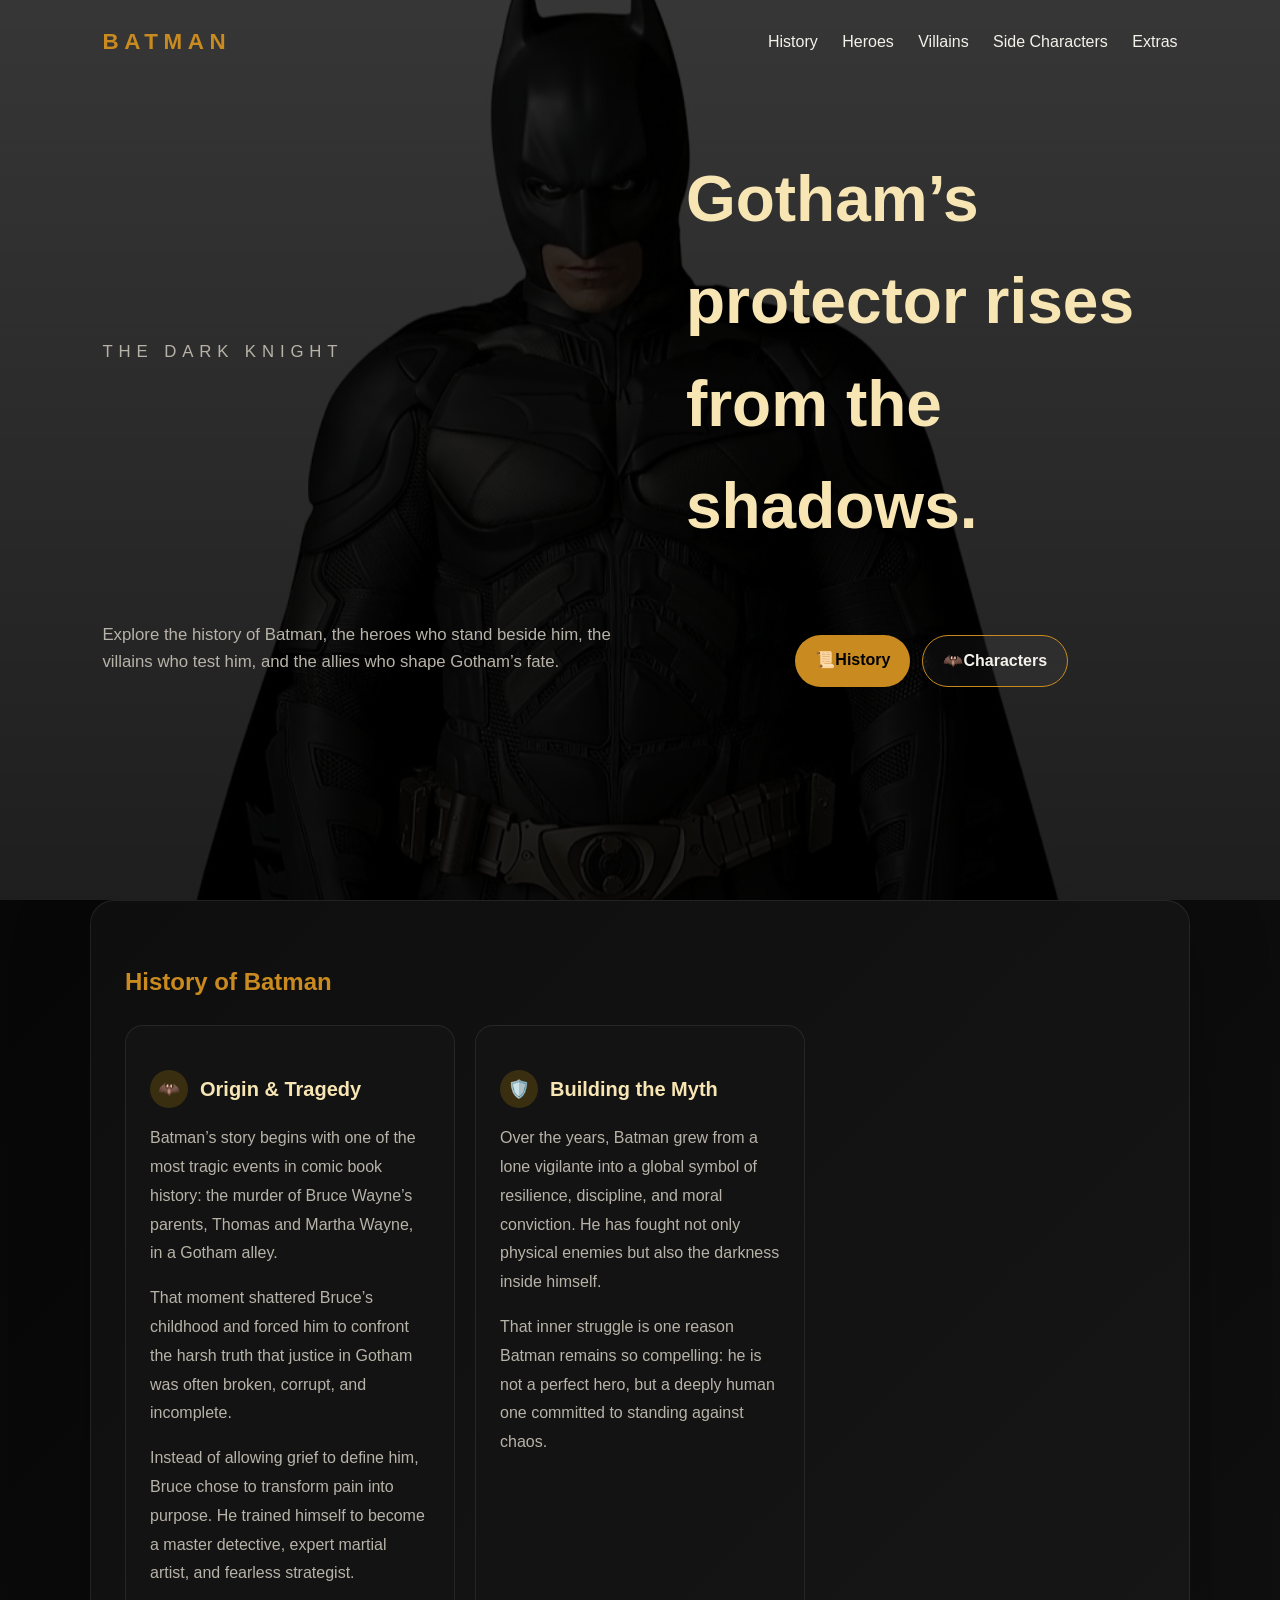
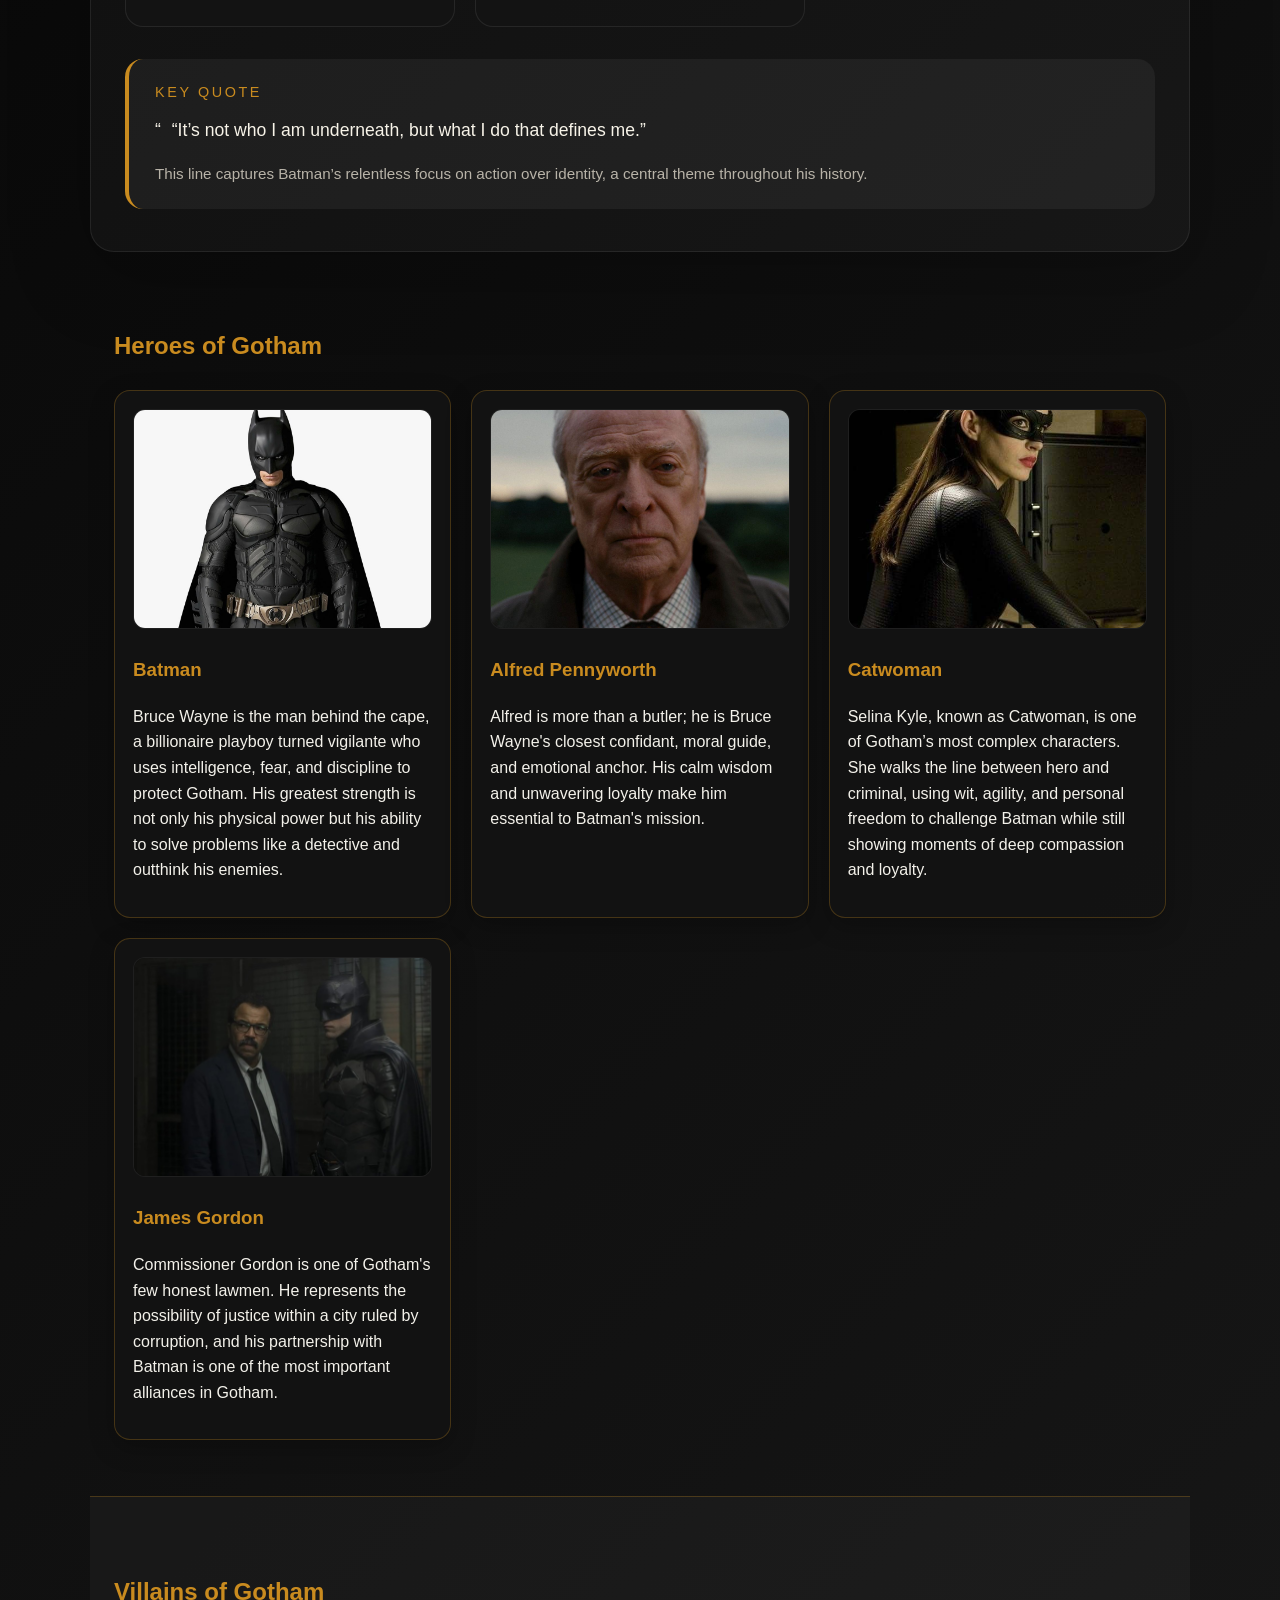
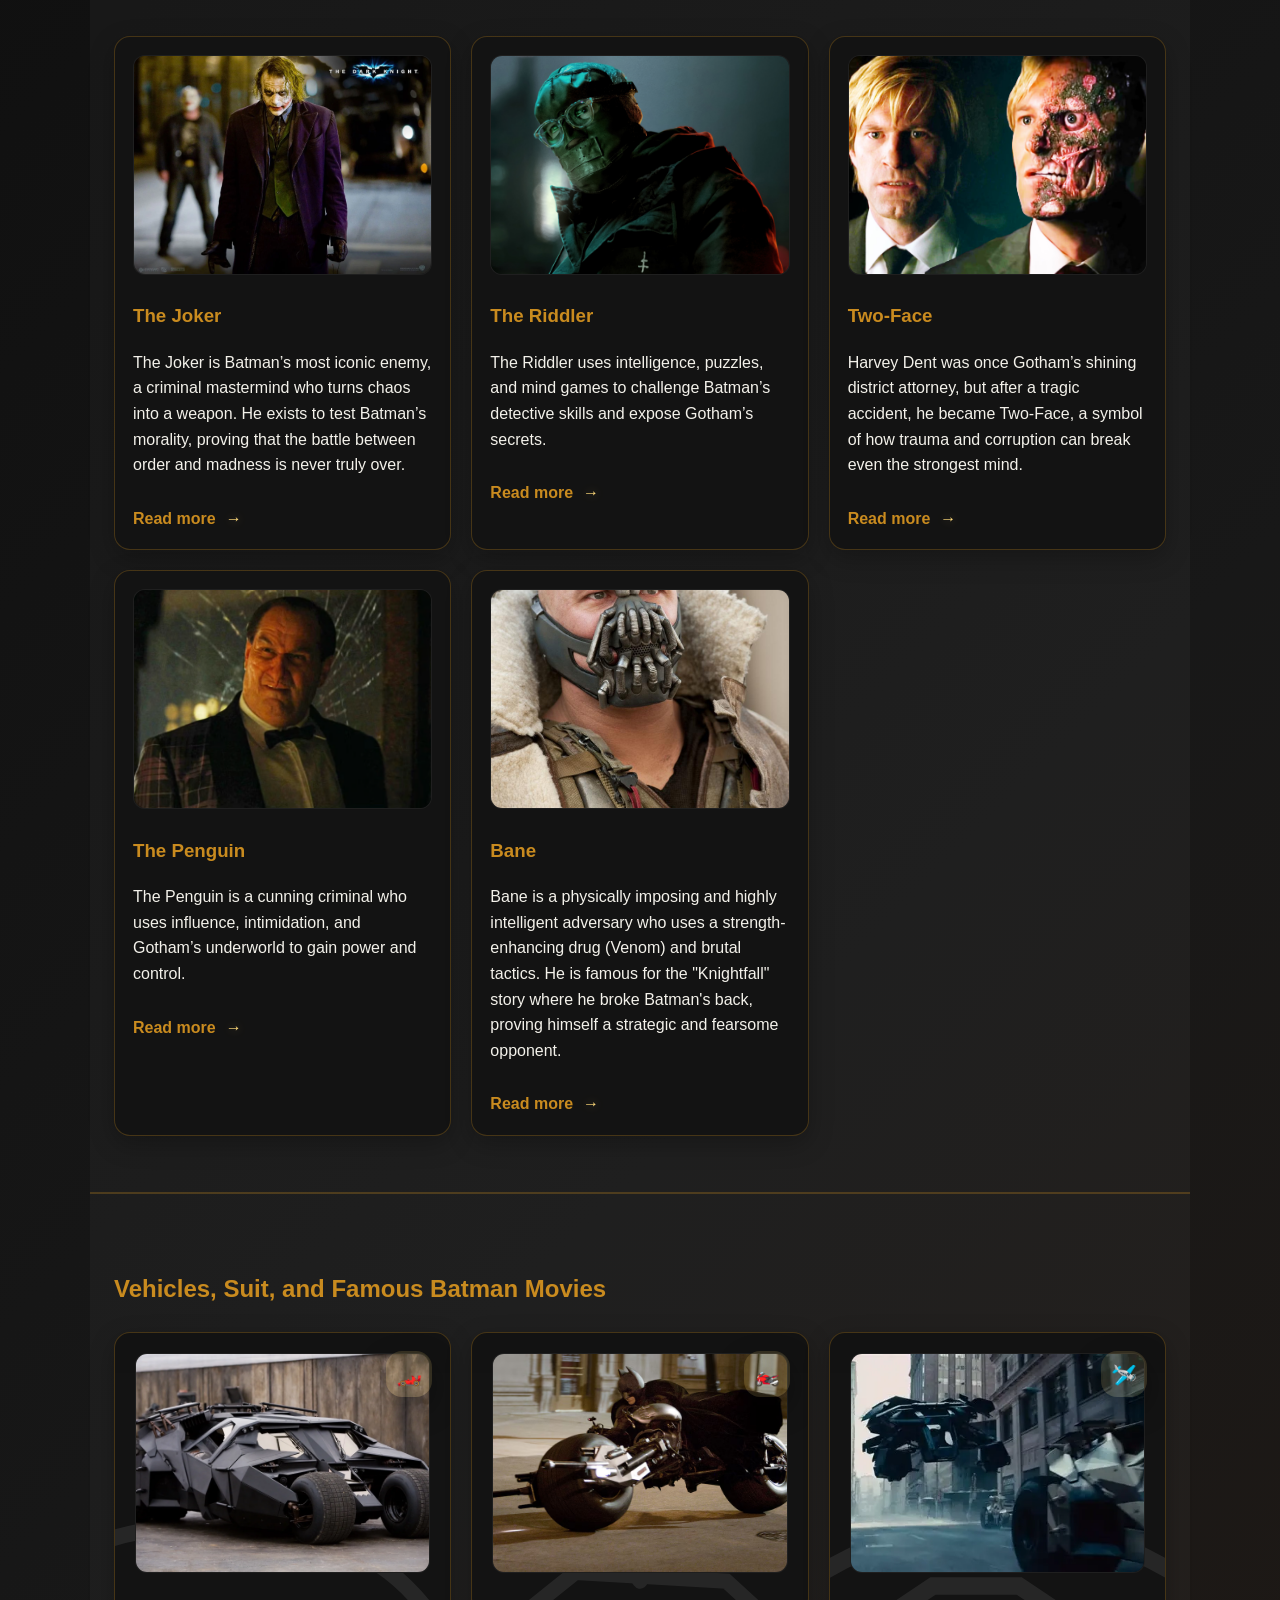
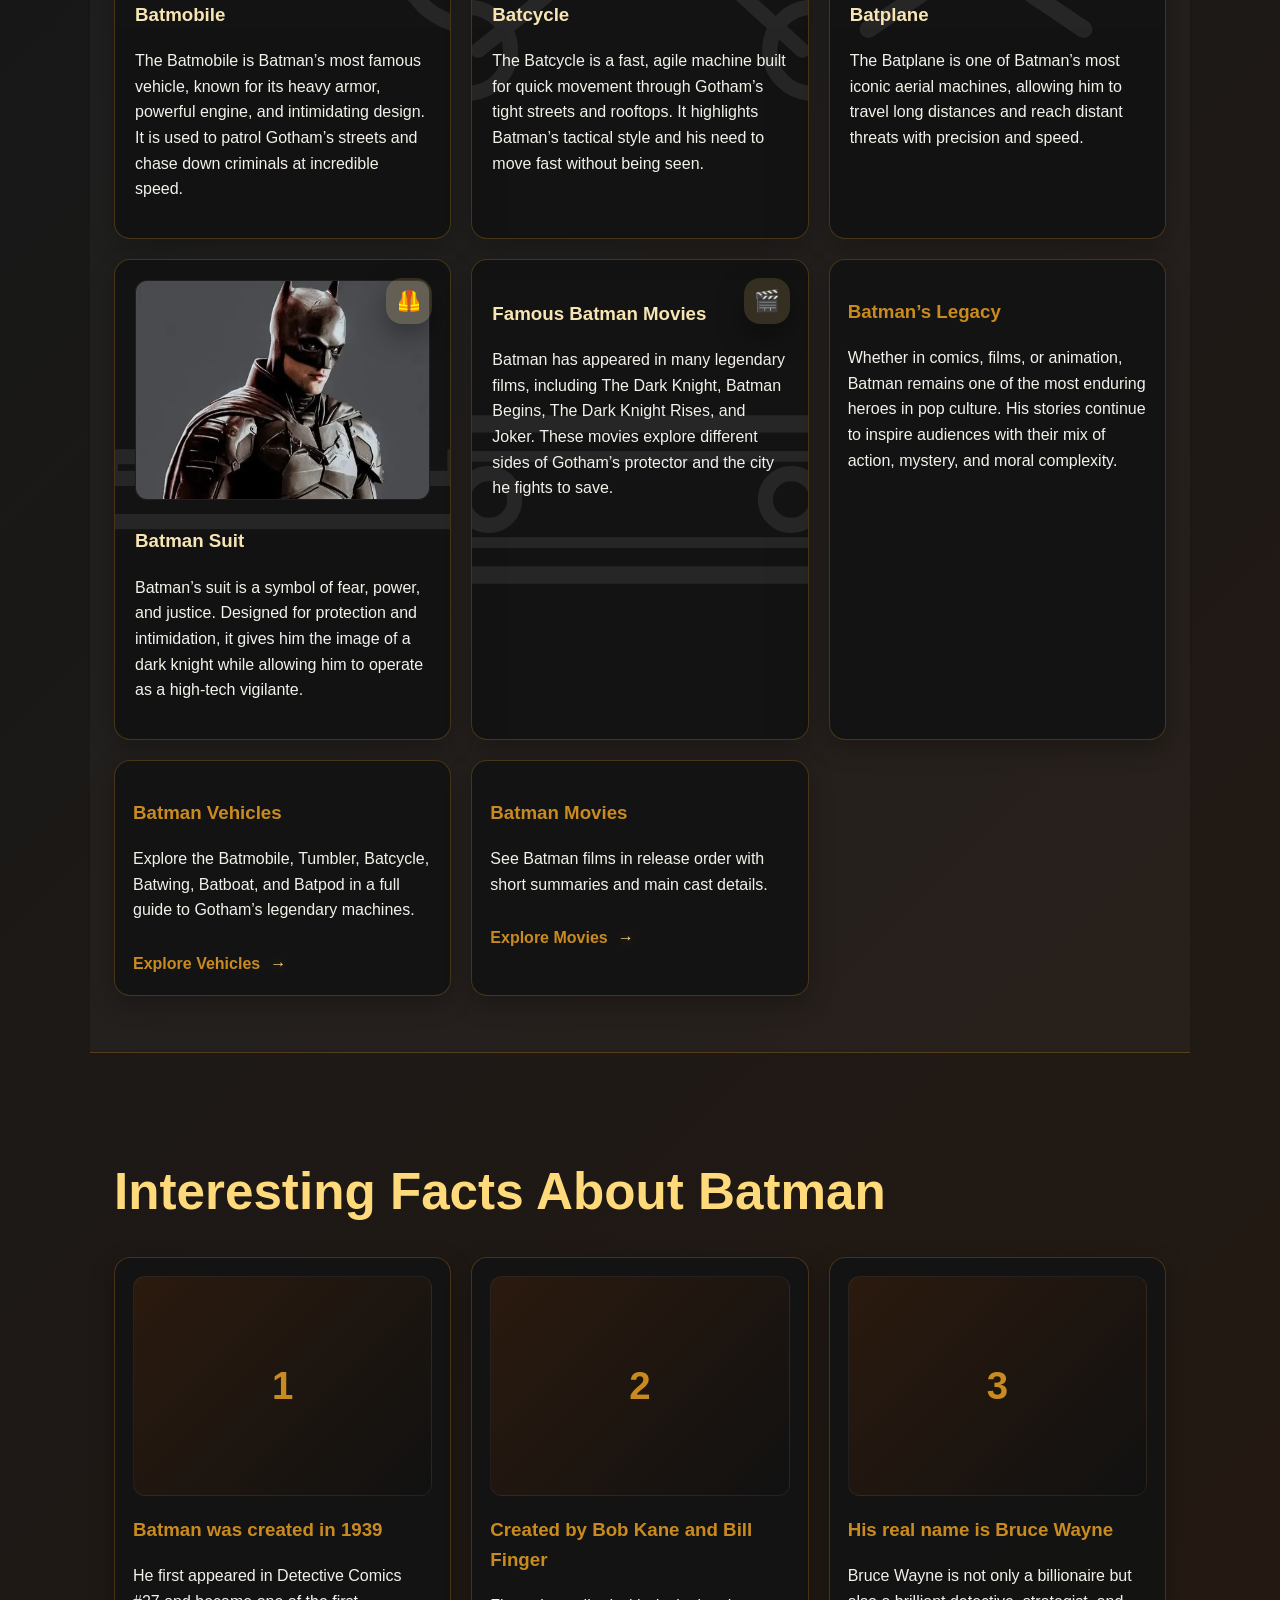
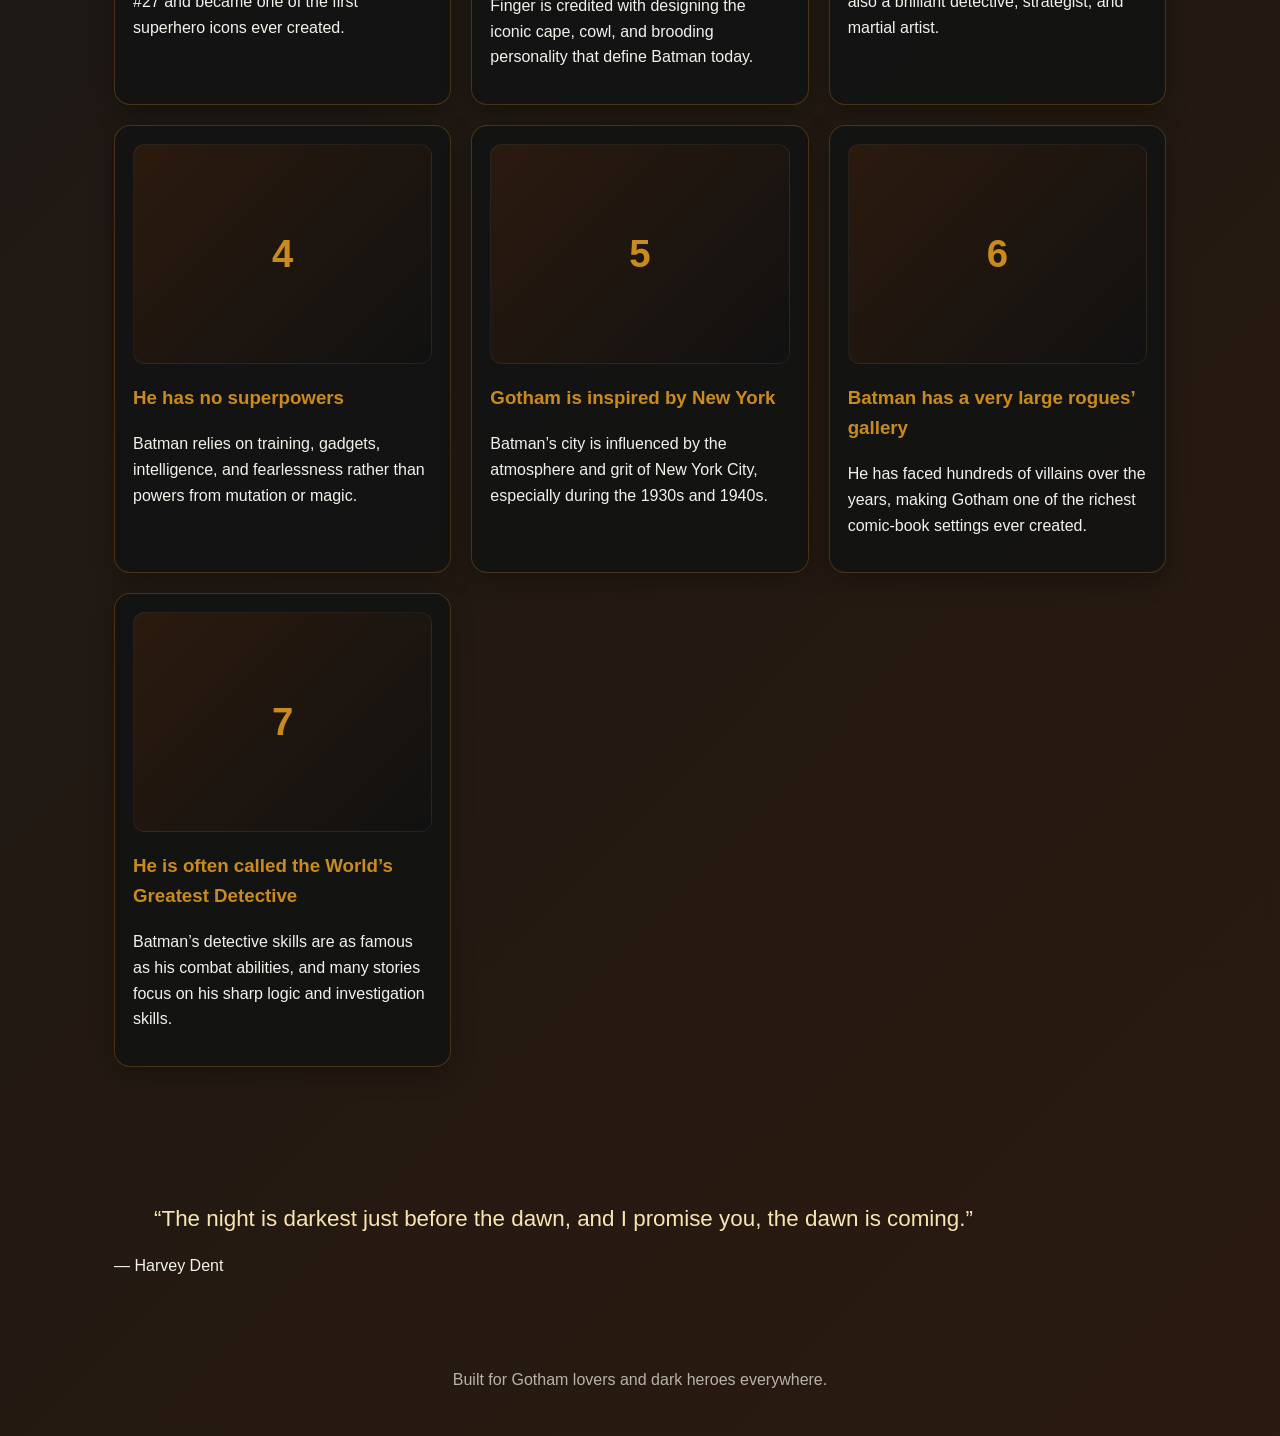
<file: index.html>
<!DOCTYPE html>
<html lang="en">
  <head>
    <meta charset="UTF-8" />
    <meta name="viewport" content="width=device-width, initial-scale=1.0" />
    <title>Batman | Gotham Legends</title>
    <meta
      name="description"
      content="A dark Batman-themed website featuring Gotham history, heroes, villains, and supporting characters."
    />
    <link rel="stylesheet" href="styles.css" />
  </head>
  <body>
    <header class="hero">
      <nav class="nav">
        <div class="brand">BATMAN</div>
        <div class="nav-links">
          <a href="#history">History</a>
          <a href="#heroes">Heroes</a>
          <a href="#villains">Villains</a>
          <a href="#side">Side Characters</a>
          <a href="#extras">Extras</a>
        </div>
      </nav>

      <div class="hero-content">
        <p class="eyebrow">The Dark Knight</p>
        <h1>Gotham’s protector rises from the shadows.</h1>
        <p>
          Explore the history of Batman, the heroes who stand beside him, the
          villains who test him, and the allies who shape Gotham’s fate.
        </p>
        <div class="hero-actions">
          <a class="button primary history-btn" href="#history">History</a>
          <a class="button secondary characters-btn" href="#heroes">Characters</a>
        </div>
      </div>
    </header>

    <main>
      <section id="history" class="section history-section">
        <h2>History of Batman</h2>

        <div class="history-grid">
          <article class="history-card">
            <h3><span class="history-icon">🦇</span> Origin & Tragedy</h3>
            <p>
              Batman’s story begins with one of the most tragic events in comic book history: the murder of Bruce Wayne’s parents, Thomas and Martha Wayne, in a Gotham alley.
            </p>
            <p>
              That moment shattered Bruce’s childhood and forced him to confront the harsh truth that justice in Gotham was often broken, corrupt, and incomplete.
            </p>
            <p>
              Instead of allowing grief to define him, Bruce chose to transform pain into purpose. He trained himself to become a master detective, expert martial artist, and fearless strategist.
            </p>
          </article>

          <article class="history-card">
            <h3><span class="history-icon">🛡️</span> Building the Myth</h3>
            <p>
              Over the years, Batman grew from a lone vigilante into a global symbol of resilience, discipline, and moral conviction. He has fought not only physical enemies but also the darkness inside himself.
            </p>
            <p>
              That inner struggle is one reason Batman remains so compelling: he is not a perfect hero, but a deeply human one committed to standing against chaos.
            </p>
          </article>

        </div>

        <aside class="history-callout">
          <p class="callout-title">Key Quote</p>
          <blockquote>
            “It’s not who I am underneath, but what I do that defines me.”
          </blockquote>
          <p class="callout-note">This line captures Batman’s relentless focus on action over identity, a central theme throughout his history.</p>
        </aside>
      </section>

      <section id="heroes" class="section">
        <h2>Heroes of Gotham</h2>
        <div class="character-grid">
          <article class="character-card">
            <img src="images/batman.jpg" alt="Batman" />
            <h3>Batman</h3>
            <p>Bruce Wayne is the man behind the cape, a billionaire playboy turned vigilante who uses intelligence, fear, and discipline to protect Gotham. His greatest strength is not only his physical power but his ability to solve problems like a detective and outthink his enemies.</p>
          </article>
          <article class="character-card">
            <img src="images/alfred.jpg" alt="Alfred Pennyworth" />
            <h3>Alfred Pennyworth</h3>
            <p>Alfred is more than a butler; he is Bruce Wayne's closest confidant, moral guide, and emotional anchor. His calm wisdom and unwavering loyalty make him essential to Batman's mission.</p>
          </article>
          <article class="character-card">
            <img src="images/catwoman.jpg" alt="Catwoman" />
            <h3>Catwoman</h3>
            <p>Selina Kyle, known as Catwoman, is one of Gotham’s most complex characters. She walks the line between hero and criminal, using wit, agility, and personal freedom to challenge Batman while still showing moments of deep compassion and loyalty.</p>
          </article>
          <article class="character-card">
            <img src="images/friend.jpg" alt="James Gordon" />
            <h3>James Gordon</h3>
            <p>Commissioner Gordon is one of Gotham's few honest lawmen. He represents the possibility of justice within a city ruled by corruption, and his partnership with Batman is one of the most important alliances in Gotham.</p>
          </article>
        </div>
      </section>

      <section id="villains" class="section alt-section">
        <h2>Villains of Gotham</h2>
        <div class="character-grid">
          <article class="character-card">
            <img src="images/joker.jpg" alt="The Joker" />
            <h3>The Joker</h3>
            <p>The Joker is Batman’s most iconic enemy, a criminal mastermind who turns chaos into a weapon. He exists to test Batman’s morality, proving that the battle between order and madness is never truly over.</p>
            <a class="page-link" href="villains/joker.html">Read more</a>
          </article>
          <article class="character-card">
            <img src="images/riddler.jpg" alt="The Riddler" />
            <h3>The Riddler</h3>
            <p>The Riddler uses intelligence, puzzles, and mind games to challenge Batman’s detective skills and expose Gotham’s secrets.</p>
            <a class="page-link" href="villains/riddler.html">Read more</a>
          </article>
          <article class="character-card">
            <img src="images/two-face.jpg" alt="Two-Face" />
            <h3>Two-Face</h3>
            <p>Harvey Dent was once Gotham’s shining district attorney, but after a tragic accident, he became Two-Face, a symbol of how trauma and corruption can break even the strongest mind.</p>
            <a class="page-link" href="villains/two-face.html">Read more</a>
          </article>
          <article class="character-card">
            <img src="images/penguin.jpg" alt="The Penguin" />
            <h3>The Penguin</h3>
            <p>The Penguin is a cunning criminal who uses influence, intimidation, and Gotham’s underworld to gain power and control.</p>
            <a class="page-link" href="villains/penguin.html">Read more</a>
          </article>
          <article class="character-card">
            <img src="images/bane.jpg" alt="Bane" />
            <h3>Bane</h3>
            <p>Bane is a physically imposing and highly intelligent adversary who uses a strength-enhancing drug (Venom) and brutal tactics. He is famous for the "Knightfall" story where he broke Batman's back, proving himself a strategic and fearsome opponent.</p>
            <a class="page-link" href="villains/bane.html">Read more</a>
          </article>
        </div>
      </section>


      <section id="extras" class="section alt-section">
        <h2>Vehicles, Suit, and Famous Batman Movies</h2>
        <div class="character-grid">
          <article class="character-card vehicle-card batmobile-card">
            <div class="card-icon" aria-hidden="true">🏎️</div>
            <img src="images/batmobile.jpg" alt="Batmobile" />
            <h3>Batmobile</h3>
            <p>The Batmobile is Batman’s most famous vehicle, known for its heavy armor, powerful engine, and intimidating design. It is used to patrol Gotham’s streets and chase down criminals at incredible speed.</p>
          </article>
          <article class="character-card vehicle-card batcycle-card">
            <div class="card-icon" aria-hidden="true">🏍️</div>
            <img src="images/batcycle.jpg" alt="Batcycle" />
            <h3>Batcycle</h3>
            <p>The Batcycle is a fast, agile machine built for quick movement through Gotham’s tight streets and rooftops. It highlights Batman’s tactical style and his need to move fast without being seen.</p>
          </article>
          <article class="character-card vehicle-card batplane-card">
            <div class="card-icon" aria-hidden="true">🛩️</div>
            <img src="images/batplane.jpg" alt="Batplane" />
            <h3>Batplane</h3>
            <p>The Batplane is one of Batman’s most iconic aerial machines, allowing him to travel long distances and reach distant threats with precision and speed.</p>
          </article>
          <article class="character-card vehicle-card suit-card">
            <div class="card-icon" aria-hidden="true">🦺</div>
            <img src="images/batman-suite.jpg" alt="Batman suit" />
            <h3>Batman Suit</h3>
            <p>Batman’s suit is a symbol of fear, power, and justice. Designed for protection and intimidation, it gives him the image of a dark knight while allowing him to operate as a high-tech vigilante.</p>
          </article>
          <article class="character-card vehicle-card movies-card">
            <div class="card-icon" aria-hidden="true">🎬</div>
            <h3>Famous Batman Movies</h3>
            <p>Batman has appeared in many legendary films, including The Dark Knight, Batman Begins, The Dark Knight Rises, and Joker. These movies explore different sides of Gotham’s protector and the city he fights to save.</p>
          </article>
          <article class="character-card">
            <h3>Batman’s Legacy</h3>
            <p>Whether in comics, films, or animation, Batman remains one of the most enduring heroes in pop culture. His stories continue to inspire audiences with their mix of action, mystery, and moral complexity.</p>
          </article>
          <article class="character-card">
            <h3>Batman Vehicles</h3>
            <p>Explore the Batmobile, Tumbler, Batcycle, Batwing, Batboat, and Batpod in a full guide to Gotham’s legendary machines.</p>
            <a class="page-link" href="vehicles/index.html">Explore Vehicles</a>
          </article>
          <article class="character-card">
            <h3>Batman Movies</h3>
            <p>See Batman films in release order with short summaries and main cast details.</p>
            <a class="page-link" href="movies.html">Explore Movies</a>
          </article>
        </div>
      </section>

      <section class="section facts-section">
        <h2>Interesting Facts About Batman</h2>
        <div class="character-grid">
          <article class="character-card">
            <div class="villain-icon">1</div>
            <h3>Batman was created in 1939</h3>
            <p>He first appeared in Detective Comics #27 and became one of the first superhero icons ever created.</p>
          </article>
          <article class="character-card">
            <div class="villain-icon">2</div>
            <h3>Created by Bob Kane and Bill Finger</h3>
            <p>Finger is credited with designing the iconic cape, cowl, and brooding personality that define Batman today.</p>
          </article>
          <article class="character-card">
            <div class="villain-icon">3</div>
            <h3>His real name is Bruce Wayne</h3>
            <p>Bruce Wayne is not only a billionaire but also a brilliant detective, strategist, and martial artist.</p>
          </article>
          <article class="character-card">
            <div class="villain-icon">4</div>
            <h3>He has no superpowers</h3>
            <p>Batman relies on training, gadgets, intelligence, and fearlessness rather than powers from mutation or magic.</p>
          </article>
          <article class="character-card">
            <div class="villain-icon">5</div>
            <h3>Gotham is inspired by New York</h3>
            <p>Batman’s city is influenced by the atmosphere and grit of New York City, especially during the 1930s and 1940s.</p>
          </article>
          <article class="character-card">
            <div class="villain-icon">6</div>
            <h3>Batman has a very large rogues’ gallery</h3>
            <p>He has faced hundreds of villains over the years, making Gotham one of the richest comic-book settings ever created.</p>
          </article>
          <article class="character-card">
            <div class="villain-icon">7</div>
            <h3>He is often called the World’s Greatest Detective</h3>
            <p>Batman’s detective skills are as famous as his combat abilities, and many stories focus on his sharp logic and investigation skills.</p>
          </article>
        </div>
      </section>

      <section class="quote-section">
        <blockquote>
          “The night is darkest just before the dawn, and I promise you, the dawn is coming.”
        </blockquote>
        <p>— Harvey Dent</p>
      </section>
    </main>

    <footer>
      <p>Built for Gotham lovers and dark heroes everywhere.</p>
    </footer>
  </body>
</html>
</file>
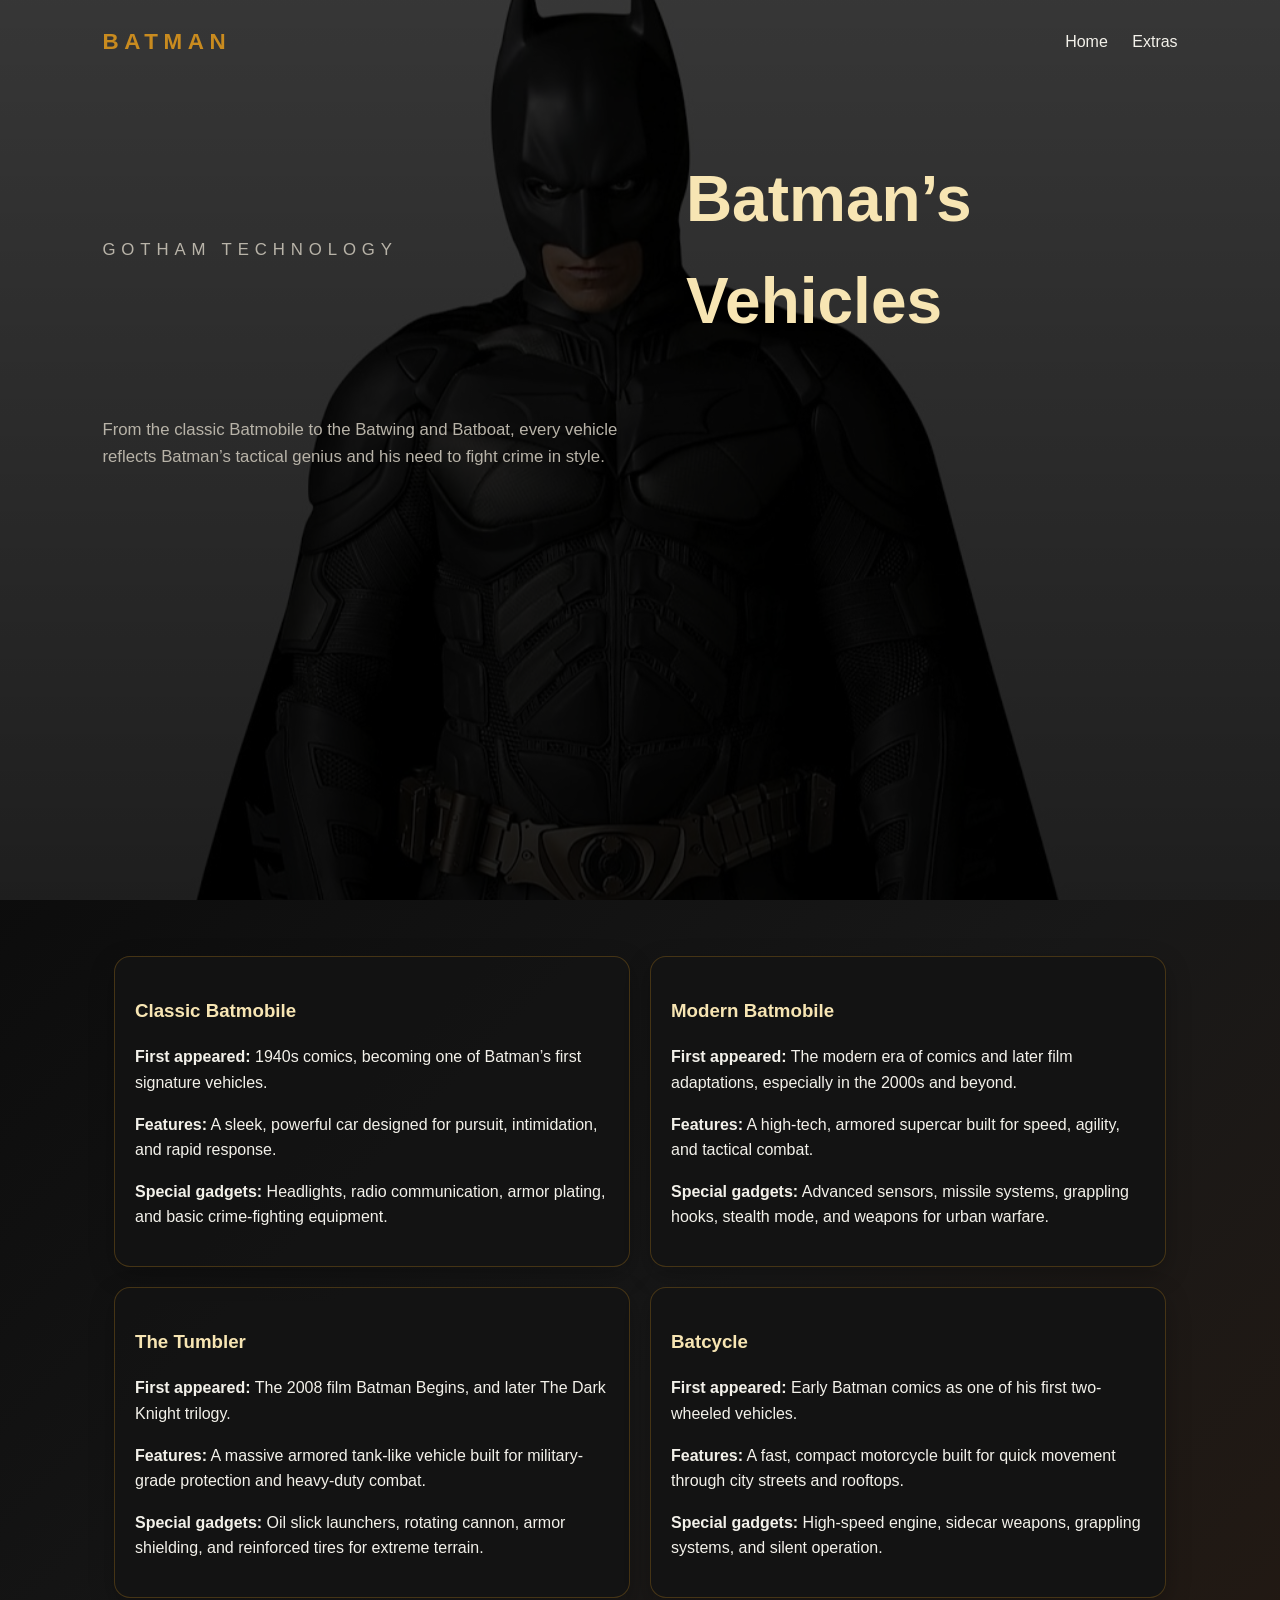
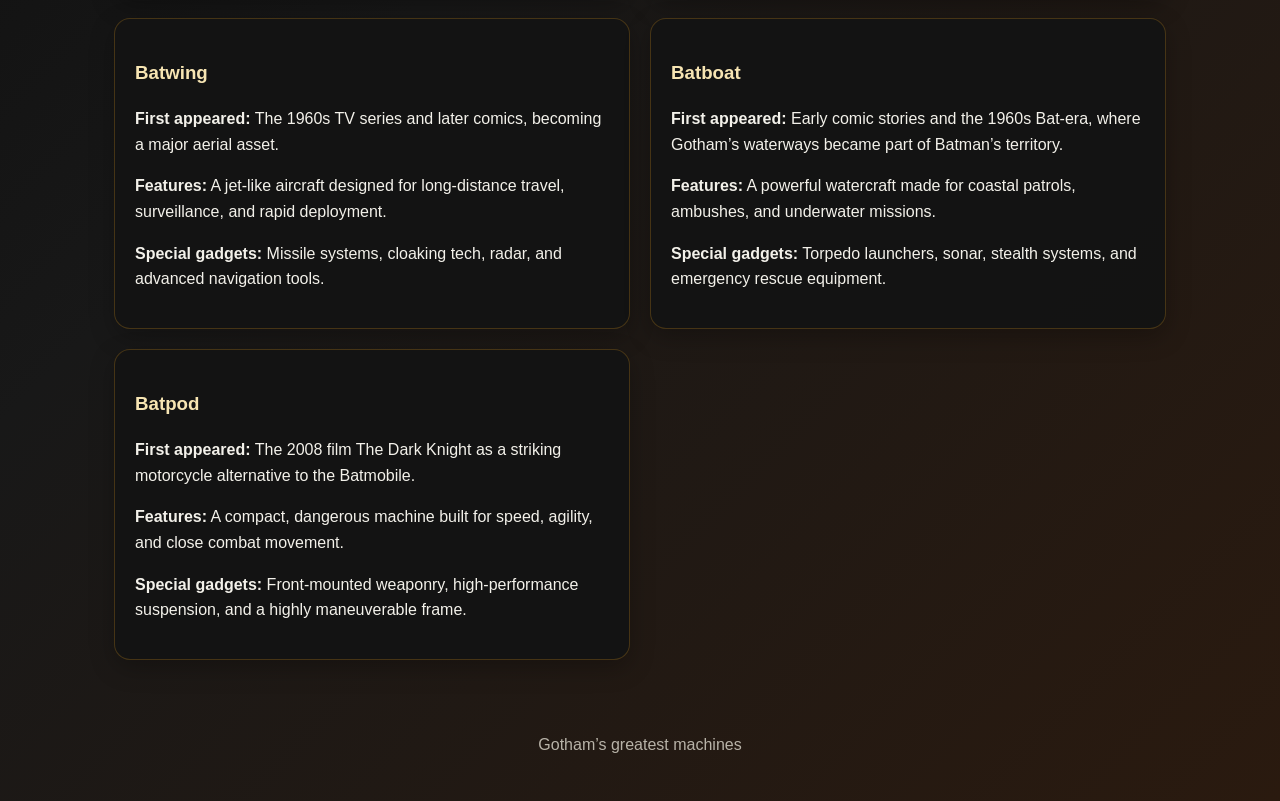
<file: vehicles/index.html>
<!DOCTYPE html>
<html lang="en">
  <head>
    <meta charset="UTF-8" />
    <meta name="viewport" content="width=device-width, initial-scale=1.0" />
    <title>Batman Vehicles | Gotham Legacy</title>
    <link rel="stylesheet" href="../styles.css" />
  </head>
  <body>
    <header class="hero small-hero">
      <nav class="nav">
        <div class="brand">BATMAN</div>
        <div class="nav-links">
          <a href="../index.html">Home</a>
          <a href="../index.html#extras">Extras</a>
        </div>
      </nav>
      <div class="hero-content">
        <p class="eyebrow">Gotham Technology</p>
        <h1>Batman’s Vehicles</h1>
        <p>From the classic Batmobile to the Batwing and Batboat, every vehicle reflects Batman’s tactical genius and his need to fight crime in style.</p>
      </div>
    </header>

    <main class="page-content">
      <section class="section">
        <div class="vehicle-list">
          <article class="vehicle-card">
            <h3>Classic Batmobile</h3>
            <p><strong>First appeared:</strong> 1940s comics, becoming one of Batman’s first signature vehicles.</p>
            <p><strong>Features:</strong> A sleek, powerful car designed for pursuit, intimidation, and rapid response.</p>
            <p><strong>Special gadgets:</strong> Headlights, radio communication, armor plating, and basic crime-fighting equipment.</p>
          </article>

          <article class="vehicle-card">
            <h3>Modern Batmobile</h3>
            <p><strong>First appeared:</strong> The modern era of comics and later film adaptations, especially in the 2000s and beyond.</p>
            <p><strong>Features:</strong> A high-tech, armored supercar built for speed, agility, and tactical combat.</p>
            <p><strong>Special gadgets:</strong> Advanced sensors, missile systems, grappling hooks, stealth mode, and weapons for urban warfare.</p>
          </article>

          <article class="vehicle-card">
            <h3>The Tumbler</h3>
            <p><strong>First appeared:</strong> The 2008 film Batman Begins, and later The Dark Knight trilogy.</p>
            <p><strong>Features:</strong> A massive armored tank-like vehicle built for military-grade protection and heavy-duty combat.</p>
            <p><strong>Special gadgets:</strong> Oil slick launchers, rotating cannon, armor shielding, and reinforced tires for extreme terrain.</p>
          </article>

          <article class="vehicle-card">
            <h3>Batcycle</h3>
            <p><strong>First appeared:</strong> Early Batman comics as one of his first two-wheeled vehicles.</p>
            <p><strong>Features:</strong> A fast, compact motorcycle built for quick movement through city streets and rooftops.</p>
            <p><strong>Special gadgets:</strong> High-speed engine, sidecar weapons, grappling systems, and silent operation.</p>
          </article>

          <article class="vehicle-card">
            <h3>Batwing</h3>
            <p><strong>First appeared:</strong> The 1960s TV series and later comics, becoming a major aerial asset.</p>
            <p><strong>Features:</strong> A jet-like aircraft designed for long-distance travel, surveillance, and rapid deployment.</p>
            <p><strong>Special gadgets:</strong> Missile systems, cloaking tech, radar, and advanced navigation tools.</p>
          </article>

          <article class="vehicle-card">
            <h3>Batboat</h3>
            <p><strong>First appeared:</strong> Early comic stories and the 1960s Bat-era, where Gotham’s waterways became part of Batman’s territory.</p>
            <p><strong>Features:</strong> A powerful watercraft made for coastal patrols, ambushes, and underwater missions.</p>
            <p><strong>Special gadgets:</strong> Torpedo launchers, sonar, stealth systems, and emergency rescue equipment.</p>
          </article>

          <article class="vehicle-card">
            <h3>Batpod</h3>
            <p><strong>First appeared:</strong> The 2008 film The Dark Knight as a striking motorcycle alternative to the Batmobile.</p>
            <p><strong>Features:</strong> A compact, dangerous machine built for speed, agility, and close combat movement.</p>
            <p><strong>Special gadgets:</strong> Front-mounted weaponry, high-performance suspension, and a highly maneuverable frame.</p>
          </article>
        </div>
      </section>
    </main>

    <footer>
      <p>Gotham’s greatest machines</p>
    </footer>
  </body>
</html>
</file>
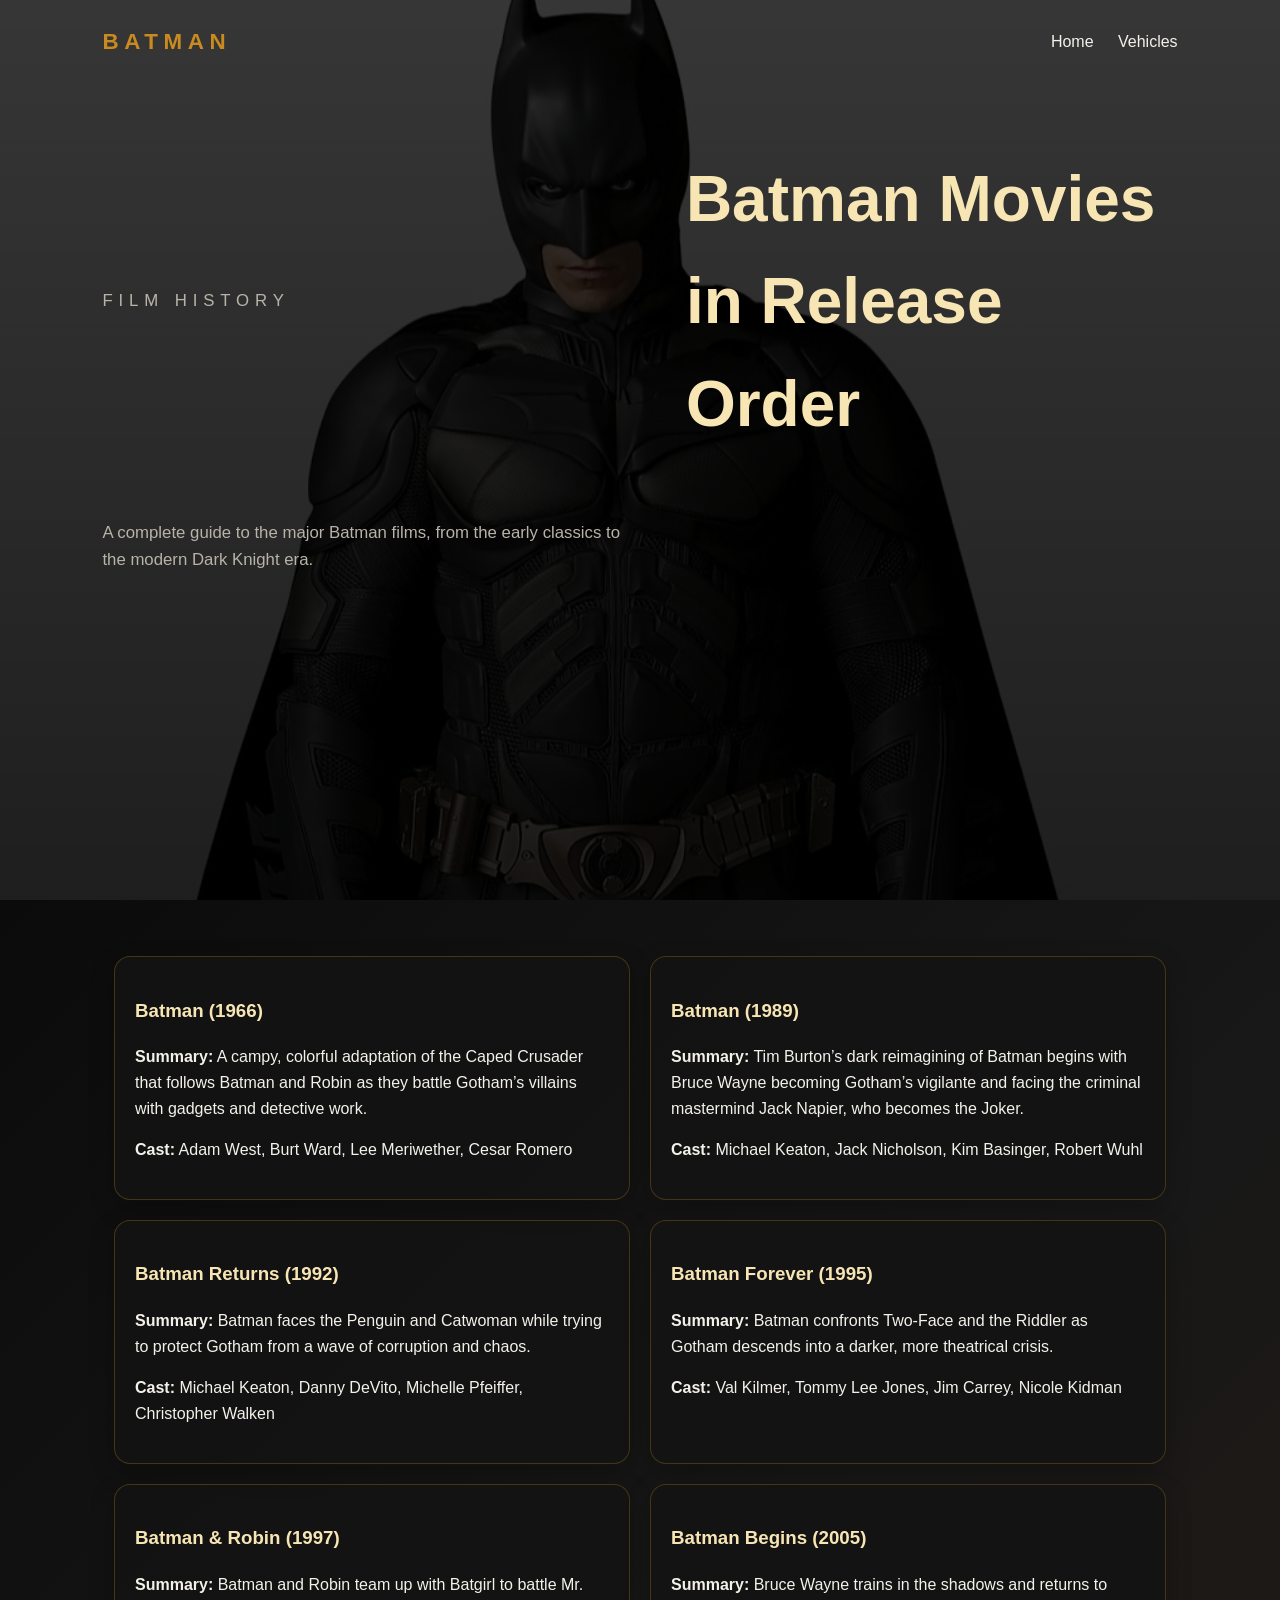
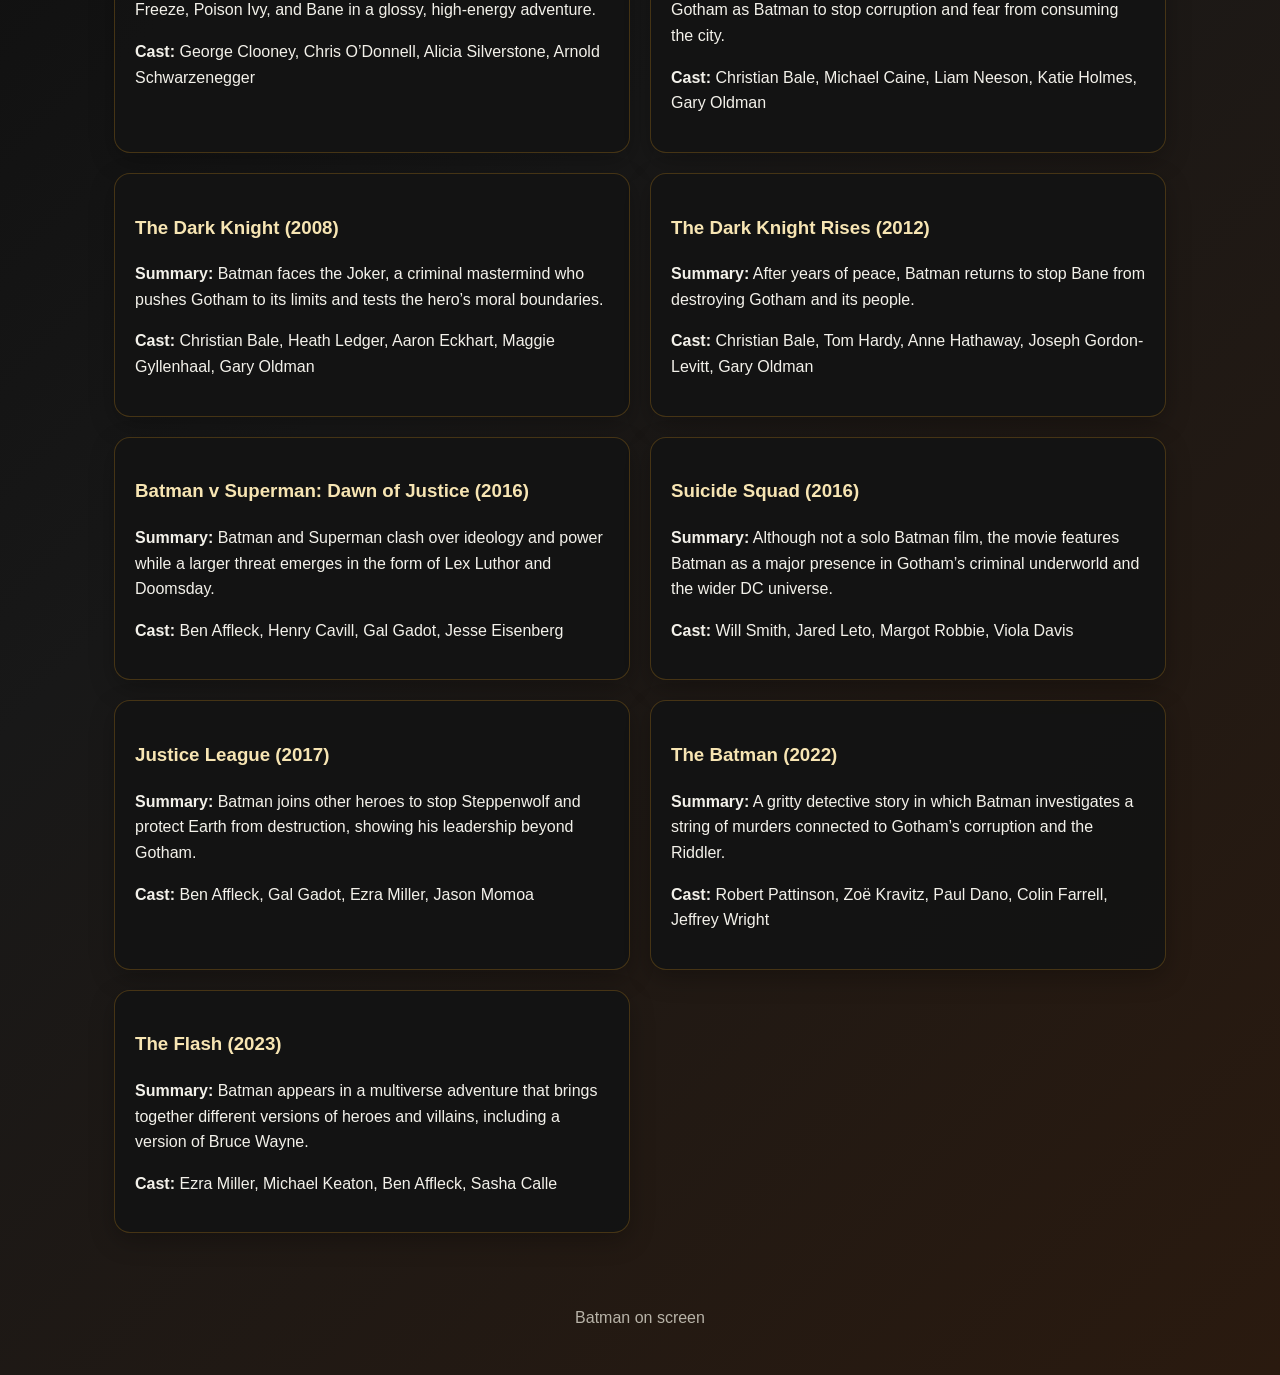
<file: movies.html>
<!DOCTYPE html>
<html lang="en">
  <head>
    <meta charset="UTF-8" />
    <meta name="viewport" content="width=device-width, initial-scale=1.0" />
    <title>Batman Movies | Gotham Legacy</title>
    <link rel="stylesheet" href="styles.css" />
  </head>
  <body>
    <header class="hero small-hero">
      <nav class="nav">
        <div class="brand">BATMAN</div>
        <div class="nav-links">
          <a href="index.html">Home</a>
          <a href="vehicles/index.html">Vehicles</a>
        </div>
      </nav>
      <div class="hero-content">
        <p class="eyebrow">Film History</p>
        <h1>Batman Movies in Release Order</h1>
        <p>A complete guide to the major Batman films, from the early classics to the modern Dark Knight era.</p>
      </div>
    </header>

    <main class="page-content">
      <section class="section">
        <div class="movie-list">
          <article class="vehicle-card">
            <h3>Batman (1966)</h3>
            <p><strong>Summary:</strong> A campy, colorful adaptation of the Caped Crusader that follows Batman and Robin as they battle Gotham’s villains with gadgets and detective work.</p>
            <p><strong>Cast:</strong> Adam West, Burt Ward, Lee Meriwether, Cesar Romero</p>
          </article>

          <article class="vehicle-card">
            <h3>Batman (1989)</h3>
            <p><strong>Summary:</strong> Tim Burton’s dark reimagining of Batman begins with Bruce Wayne becoming Gotham’s vigilante and facing the criminal mastermind Jack Napier, who becomes the Joker.</p>
            <p><strong>Cast:</strong> Michael Keaton, Jack Nicholson, Kim Basinger, Robert Wuhl</p>
          </article>

          <article class="vehicle-card">
            <h3>Batman Returns (1992)</h3>
            <p><strong>Summary:</strong> Batman faces the Penguin and Catwoman while trying to protect Gotham from a wave of corruption and chaos.</p>
            <p><strong>Cast:</strong> Michael Keaton, Danny DeVito, Michelle Pfeiffer, Christopher Walken</p>
          </article>

          <article class="vehicle-card">
            <h3>Batman Forever (1995)</h3>
            <p><strong>Summary:</strong> Batman confronts Two-Face and the Riddler as Gotham descends into a darker, more theatrical crisis.</p>
            <p><strong>Cast:</strong> Val Kilmer, Tommy Lee Jones, Jim Carrey, Nicole Kidman</p>
          </article>

          <article class="vehicle-card">
            <h3>Batman & Robin (1997)</h3>
            <p><strong>Summary:</strong> Batman and Robin team up with Batgirl to battle Mr. Freeze, Poison Ivy, and Bane in a glossy, high-energy adventure.</p>
            <p><strong>Cast:</strong> George Clooney, Chris O’Donnell, Alicia Silverstone, Arnold Schwarzenegger</p>
          </article>

          <article class="vehicle-card">
            <h3>Batman Begins (2005)</h3>
            <p><strong>Summary:</strong> Bruce Wayne trains in the shadows and returns to Gotham as Batman to stop corruption and fear from consuming the city.</p>
            <p><strong>Cast:</strong> Christian Bale, Michael Caine, Liam Neeson, Katie Holmes, Gary Oldman</p>
          </article>

          <article class="vehicle-card">
            <h3>The Dark Knight (2008)</h3>
            <p><strong>Summary:</strong> Batman faces the Joker, a criminal mastermind who pushes Gotham to its limits and tests the hero’s moral boundaries.</p>
            <p><strong>Cast:</strong> Christian Bale, Heath Ledger, Aaron Eckhart, Maggie Gyllenhaal, Gary Oldman</p>
          </article>

          <article class="vehicle-card">
            <h3>The Dark Knight Rises (2012)</h3>
            <p><strong>Summary:</strong> After years of peace, Batman returns to stop Bane from destroying Gotham and its people.</p>
            <p><strong>Cast:</strong> Christian Bale, Tom Hardy, Anne Hathaway, Joseph Gordon-Levitt, Gary Oldman</p>
          </article>

          <article class="vehicle-card">
            <h3>Batman v Superman: Dawn of Justice (2016)</h3>
            <p><strong>Summary:</strong> Batman and Superman clash over ideology and power while a larger threat emerges in the form of Lex Luthor and Doomsday.</p>
            <p><strong>Cast:</strong> Ben Affleck, Henry Cavill, Gal Gadot, Jesse Eisenberg</p>
          </article>

          <article class="vehicle-card">
            <h3>Suicide Squad (2016)</h3>
            <p><strong>Summary:</strong> Although not a solo Batman film, the movie features Batman as a major presence in Gotham’s criminal underworld and the wider DC universe.</p>
            <p><strong>Cast:</strong> Will Smith, Jared Leto, Margot Robbie, Viola Davis</p>
          </article>

          <article class="vehicle-card">
            <h3>Justice League (2017)</h3>
            <p><strong>Summary:</strong> Batman joins other heroes to stop Steppenwolf and protect Earth from destruction, showing his leadership beyond Gotham.</p>
            <p><strong>Cast:</strong> Ben Affleck, Gal Gadot, Ezra Miller, Jason Momoa</p>
          </article>

          <article class="vehicle-card">
            <h3>The Batman (2022)</h3>
            <p><strong>Summary:</strong> A gritty detective story in which Batman investigates a string of murders connected to Gotham’s corruption and the Riddler.</p>
            <p><strong>Cast:</strong> Robert Pattinson, Zoë Kravitz, Paul Dano, Colin Farrell, Jeffrey Wright</p>
          </article>

          <article class="vehicle-card">
            <h3>The Flash (2023)</h3>
            <p><strong>Summary:</strong> Batman appears in a multiverse adventure that brings together different versions of heroes and villains, including a version of Bruce Wayne.</p>
            <p><strong>Cast:</strong> Ezra Miller, Michael Keaton, Ben Affleck, Sasha Calle</p>
          </article>
        </div>
      </section>
    </main>

    <footer>
      <p>Batman on screen</p>
    </footer>
  </body>
</html>
</file>
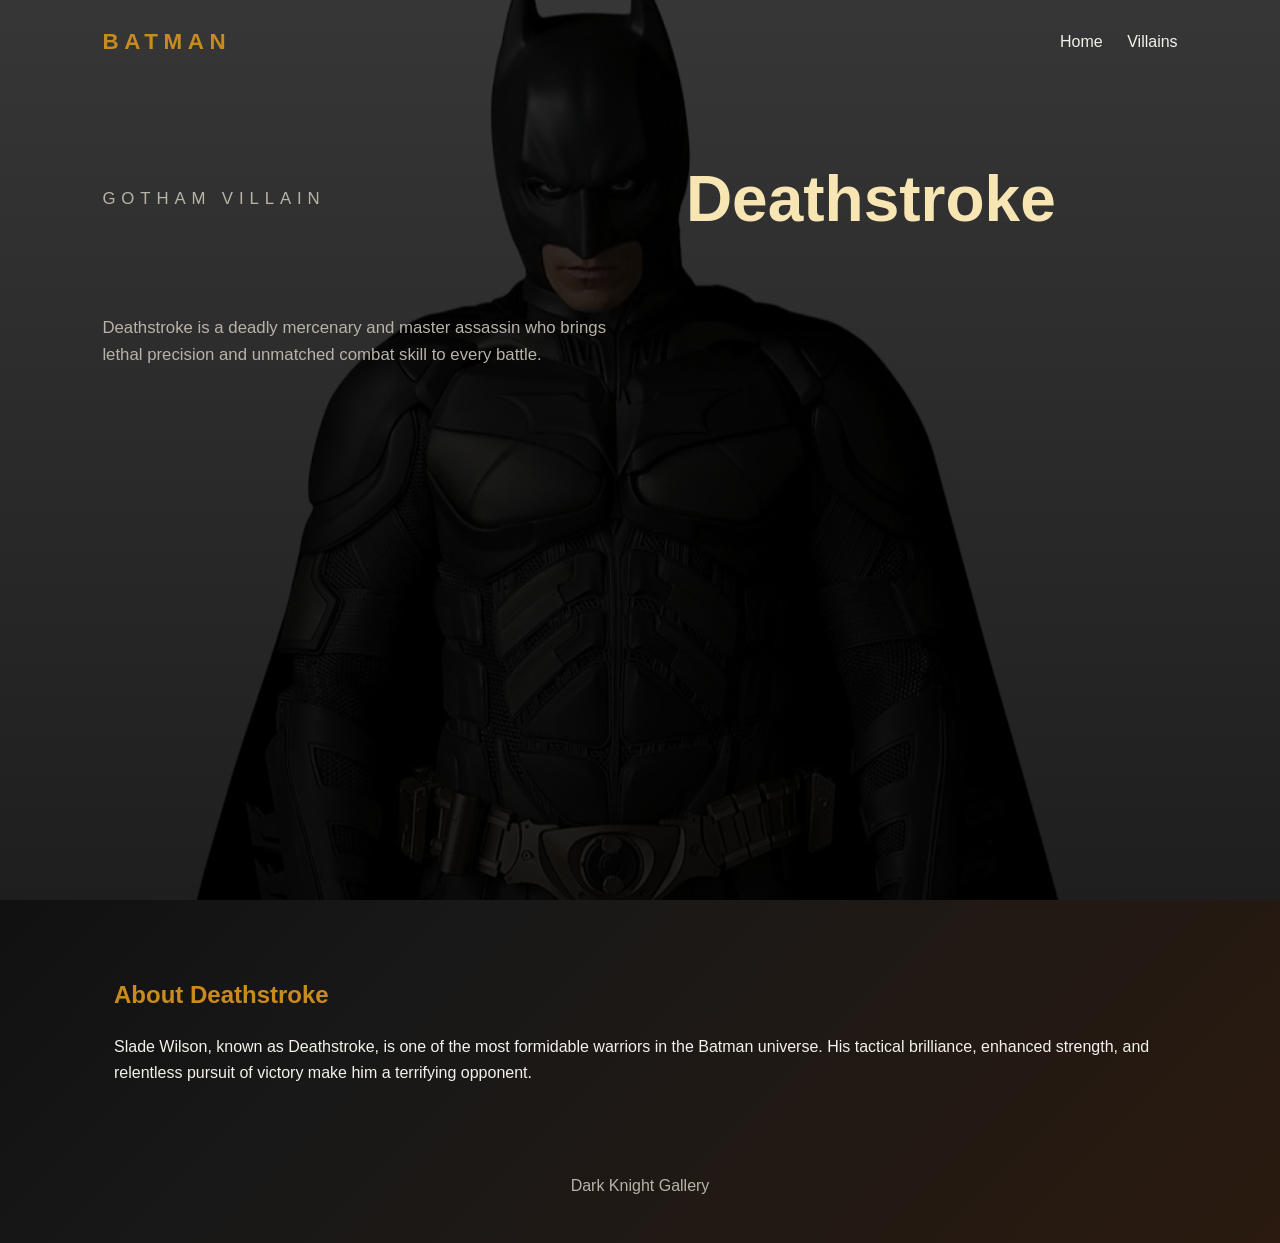
<file: villains/deathstroke.html>
<!DOCTYPE html>
<html lang="en">
  <head>
    <meta charset="UTF-8" />
    <meta name="viewport" content="width=device-width, initial-scale=1.0" />
    <title>Deathstroke | Batman Website</title>
    <link rel="stylesheet" href="../styles.css" />
  </head>
  <body>
    <header class="hero small-hero">
      <nav class="nav">
        <div class="brand">BATMAN</div>
        <div class="nav-links">
          <a href="../index.html">Home</a>
          <a href="../index.html#villains">Villains</a>
        </div>
      </nav>
      <div class="hero-content">
        <p class="eyebrow">Gotham Villain</p>
        <h1>Deathstroke</h1>
        <p>Deathstroke is a deadly mercenary and master assassin who brings lethal precision and unmatched combat skill to every battle.</p>
      </div>
    </header>
    <main class="page-content">
      <section class="section">
        <h2>About Deathstroke</h2>
        <p>Slade Wilson, known as Deathstroke, is one of the most formidable warriors in the Batman universe. His tactical brilliance, enhanced strength, and relentless pursuit of victory make him a terrifying opponent.</p>
      </section>
    </main>
    <footer>
      <p>Dark Knight Gallery</p>
    </footer>
  </body>
</html>
</file>
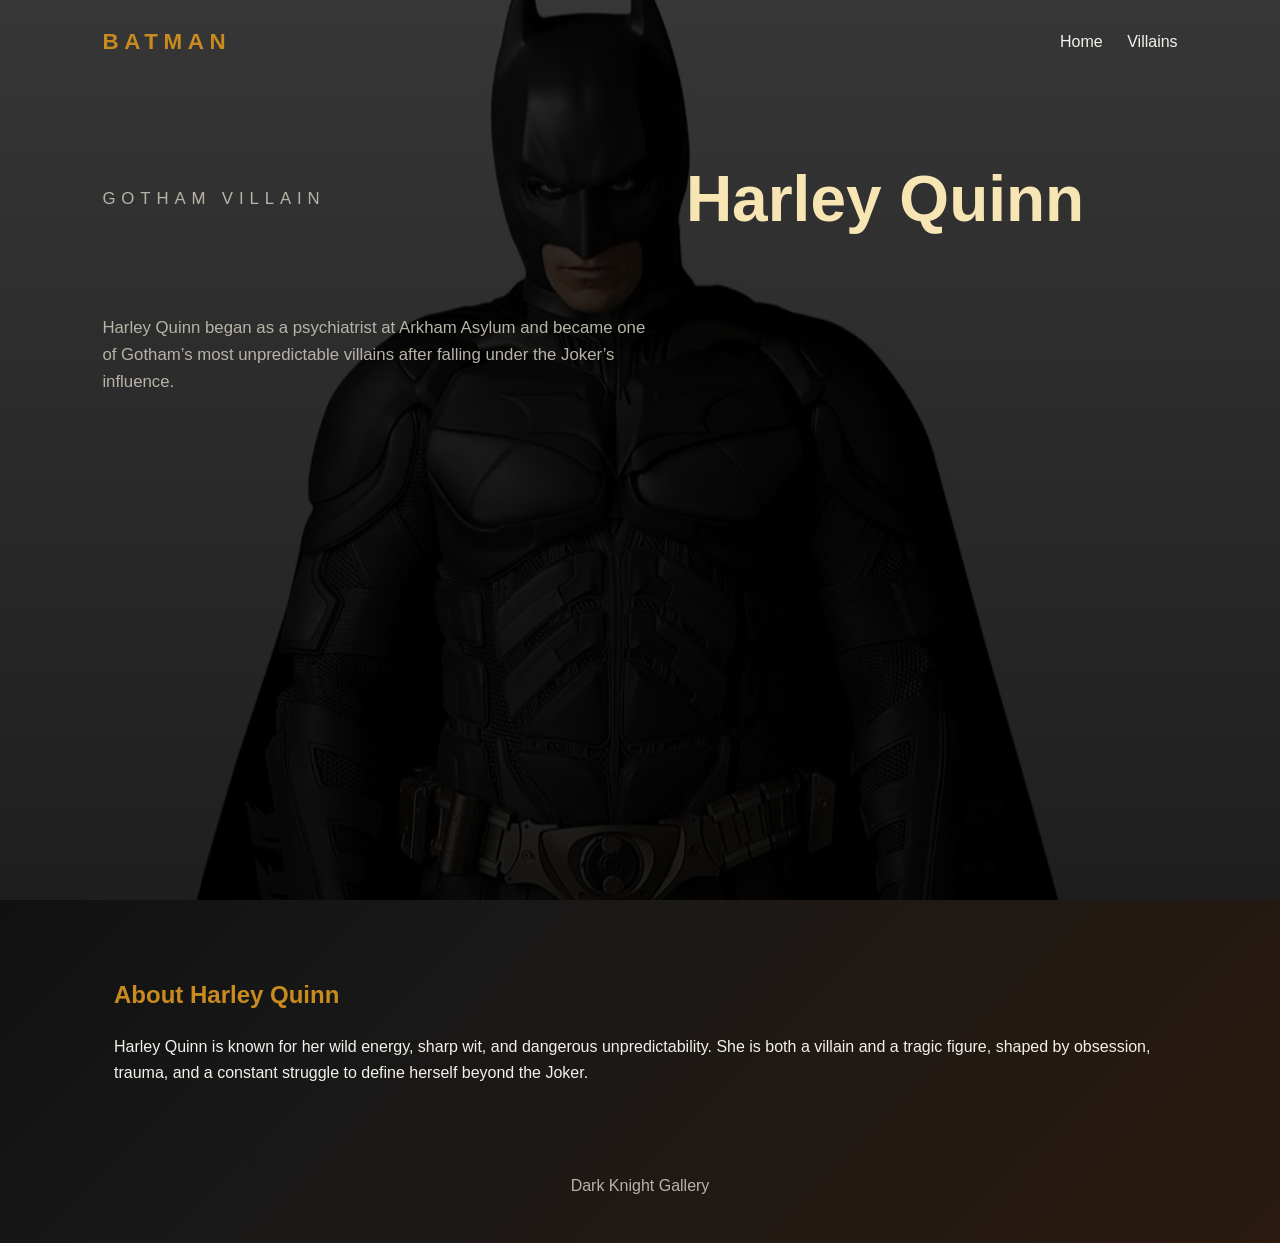
<file: villains/harley-quinn.html>
<!DOCTYPE html>
<html lang="en">
  <head>
    <meta charset="UTF-8" />
    <meta name="viewport" content="width=device-width, initial-scale=1.0" />
    <title>Harley Quinn | Batman Website</title>
    <link rel="stylesheet" href="../styles.css" />
  </head>
  <body>
    <header class="hero small-hero">
      <nav class="nav">
        <div class="brand">BATMAN</div>
        <div class="nav-links">
          <a href="../index.html">Home</a>
          <a href="../index.html#villains">Villains</a>
        </div>
      </nav>
      <div class="hero-content">
        <p class="eyebrow">Gotham Villain</p>
        <h1>Harley Quinn</h1>
        <p>Harley Quinn began as a psychiatrist at Arkham Asylum and became one of Gotham’s most unpredictable villains after falling under the Joker’s influence.</p>
      </div>
    </header>
    <main class="page-content">
      <section class="section">
        <h2>About Harley Quinn</h2>
        <p>Harley Quinn is known for her wild energy, sharp wit, and dangerous unpredictability. She is both a villain and a tragic figure, shaped by obsession, trauma, and a constant struggle to define herself beyond the Joker.</p>
      </section>
    </main>
    <footer>
      <p>Dark Knight Gallery</p>
    </footer>
  </body>
</html>
</file>
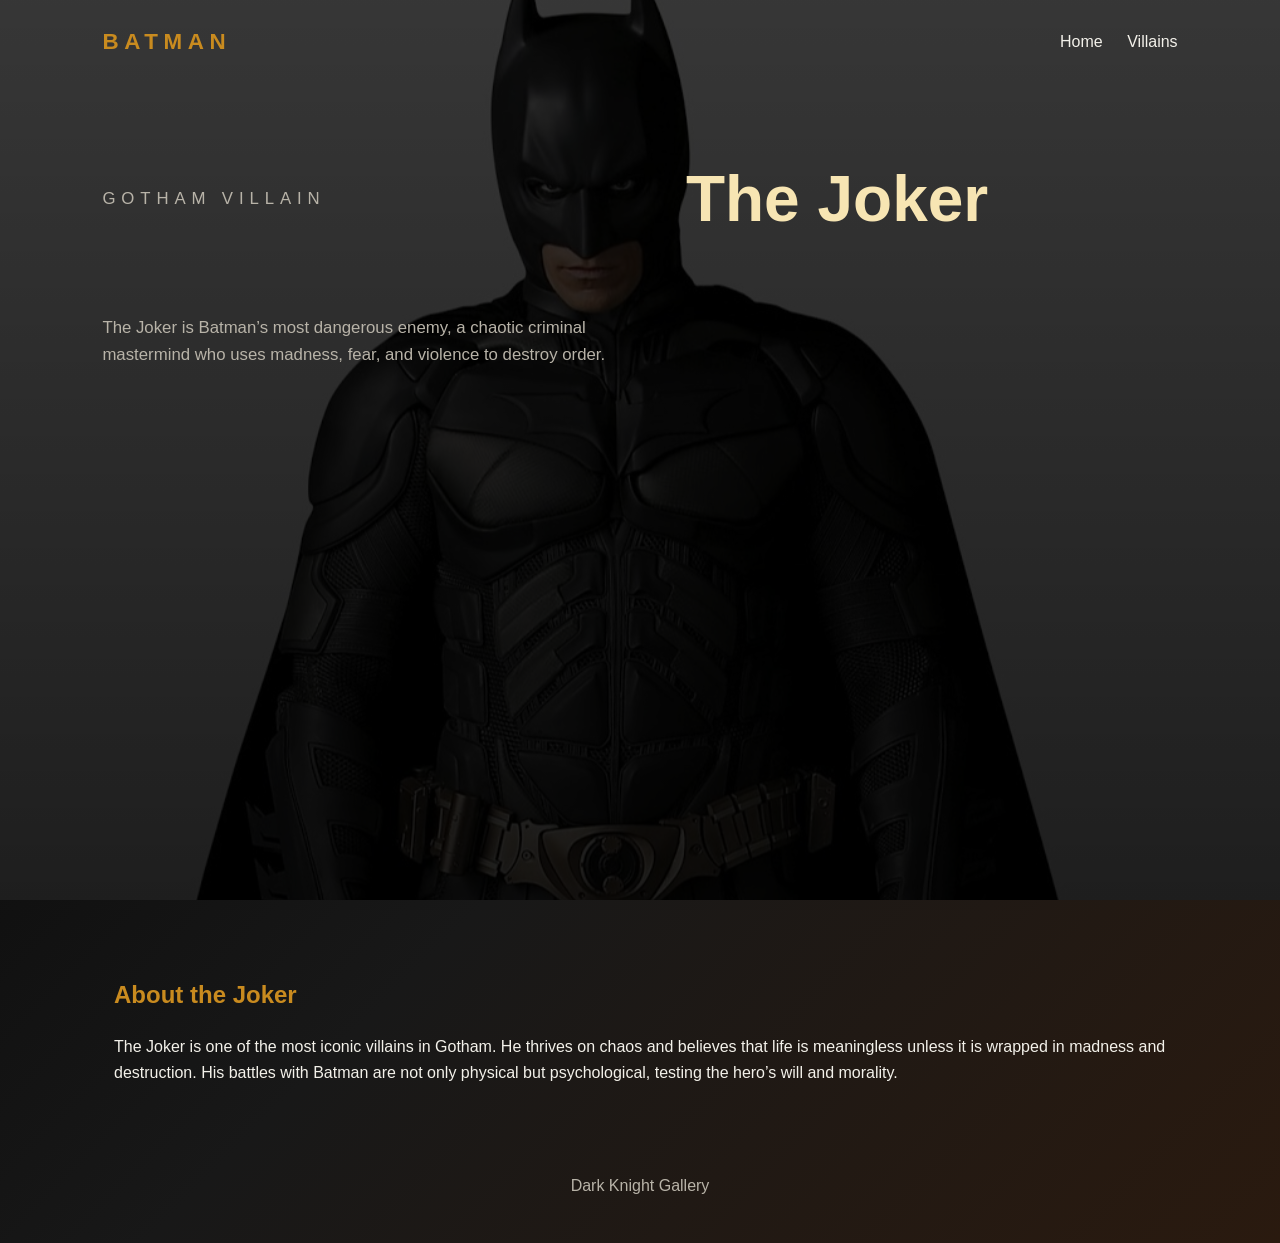
<file: villains/joker.html>
<!DOCTYPE html>
<html lang="en">
  <head>
    <meta charset="UTF-8" />
    <meta name="viewport" content="width=device-width, initial-scale=1.0" />
    <title>The Joker | Batman Website</title>
    <link rel="stylesheet" href="../styles.css" />
  </head>
  <body>
    <header class="hero small-hero">
      <nav class="nav">
        <div class="brand">BATMAN</div>
        <div class="nav-links">
          <a href="../index.html">Home</a>
          <a href="../index.html#villains">Villains</a>
        </div>
      </nav>
      <div class="hero-content">
        <p class="eyebrow">Gotham Villain</p>
        <h1>The Joker</h1>
        <p>The Joker is Batman’s most dangerous enemy, a chaotic criminal mastermind who uses madness, fear, and violence to destroy order.</p>
      </div>
    </header>
    <main class="page-content">
      <section class="section">
        <h2>About the Joker</h2>
        <p>The Joker is one of the most iconic villains in Gotham. He thrives on chaos and believes that life is meaningless unless it is wrapped in madness and destruction. His battles with Batman are not only physical but psychological, testing the hero’s will and morality.</p>
      </section>
    </main>
    <footer>
      <p>Dark Knight Gallery</p>
    </footer>
  </body>
</html>
</file>
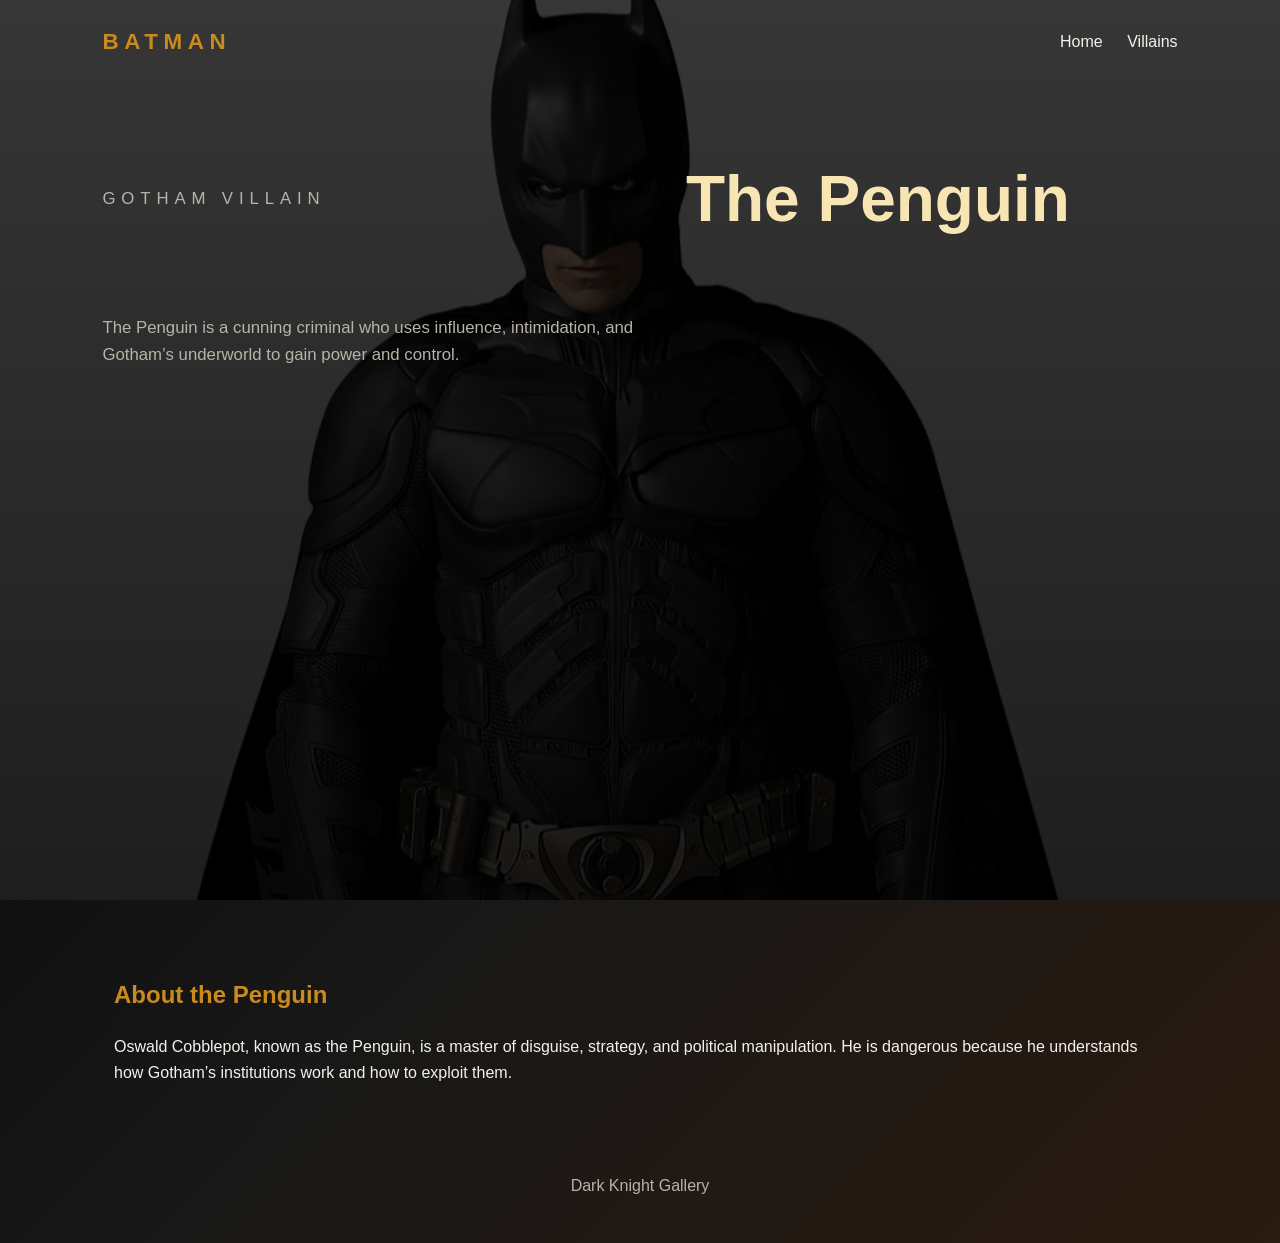
<file: villains/penguin.html>
<!DOCTYPE html>
<html lang="en">
  <head>
    <meta charset="UTF-8" />
    <meta name="viewport" content="width=device-width, initial-scale=1.0" />
    <title>The Penguin | Batman Website</title>
    <link rel="stylesheet" href="../styles.css" />
  </head>
  <body>
    <header class="hero small-hero">
      <nav class="nav">
        <div class="brand">BATMAN</div>
        <div class="nav-links">
          <a href="../index.html">Home</a>
          <a href="../index.html#villains">Villains</a>
        </div>
      </nav>
      <div class="hero-content">
        <p class="eyebrow">Gotham Villain</p>
        <h1>The Penguin</h1>
        <p>The Penguin is a cunning criminal who uses influence, intimidation, and Gotham’s underworld to gain power and control.</p>
      </div>
    </header>
    <main class="page-content">
      <section class="section">
        <h2>About the Penguin</h2>
        <p>Oswald Cobblepot, known as the Penguin, is a master of disguise, strategy, and political manipulation. He is dangerous because he understands how Gotham’s institutions work and how to exploit them.</p>
      </section>
    </main>
    <footer>
      <p>Dark Knight Gallery</p>
    </footer>
  </body>
</html>
</file>
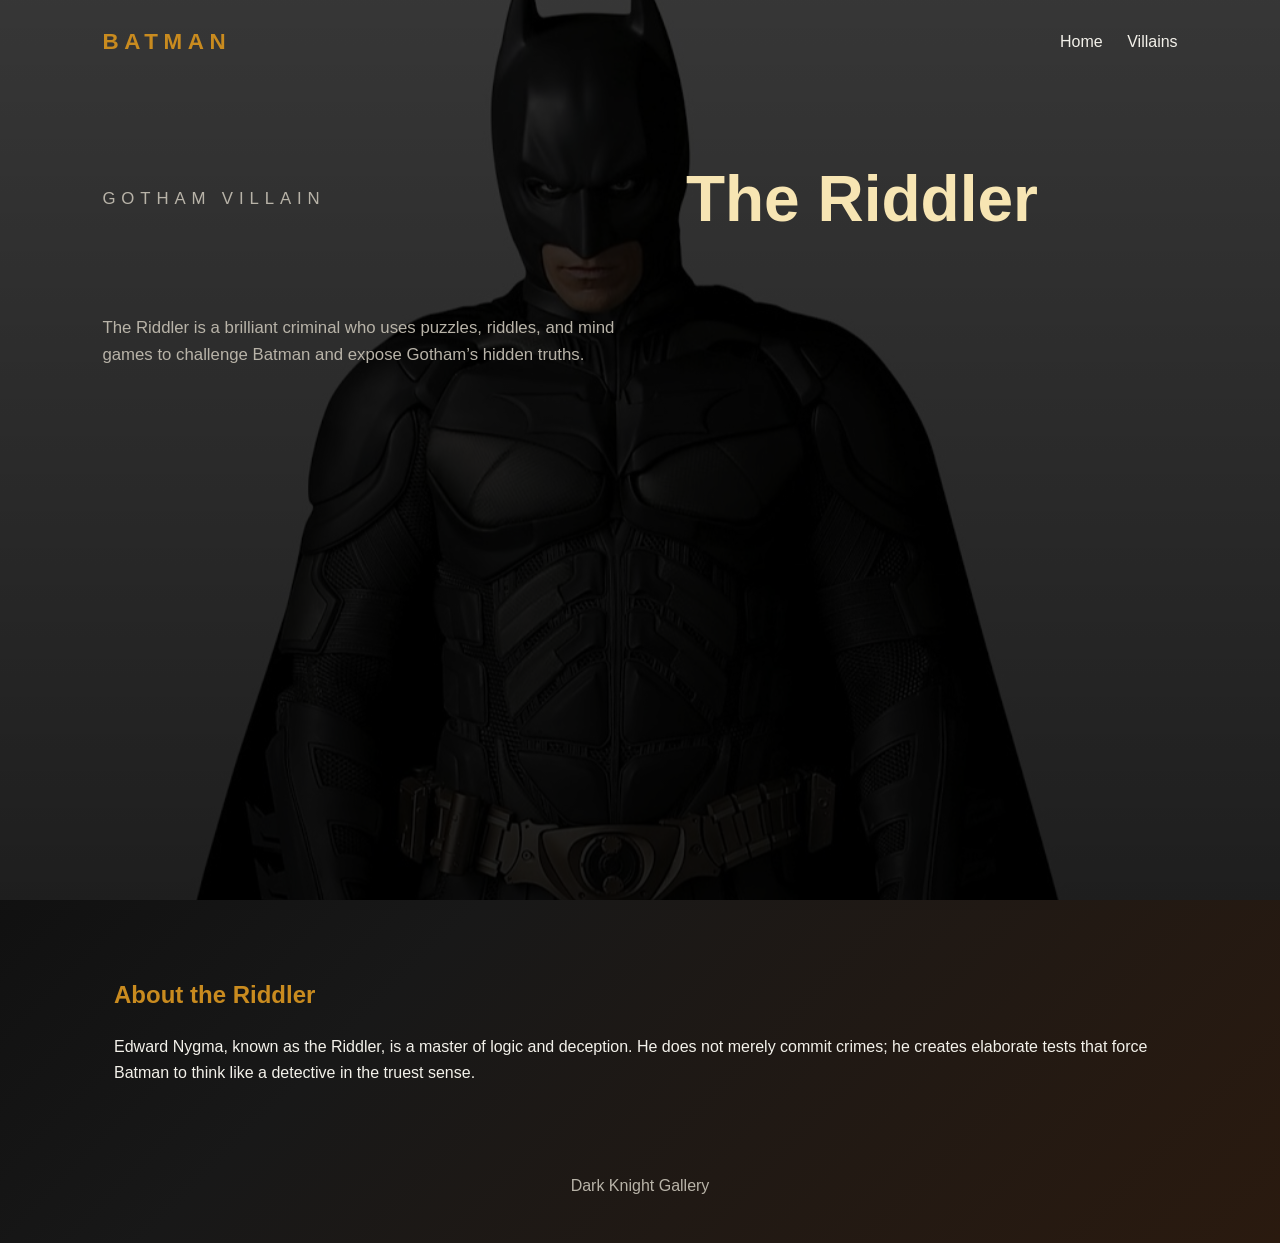
<file: villains/riddler.html>
<!DOCTYPE html>
<html lang="en">
  <head>
    <meta charset="UTF-8" />
    <meta name="viewport" content="width=device-width, initial-scale=1.0" />
    <title>The Riddler | Batman Website</title>
    <link rel="stylesheet" href="../styles.css" />
  </head>
  <body>
    <header class="hero small-hero">
      <nav class="nav">
        <div class="brand">BATMAN</div>
        <div class="nav-links">
          <a href="../index.html">Home</a>
          <a href="../index.html#villains">Villains</a>
        </div>
      </nav>
      <div class="hero-content">
        <p class="eyebrow">Gotham Villain</p>
        <h1>The Riddler</h1>
        <p>The Riddler is a brilliant criminal who uses puzzles, riddles, and mind games to challenge Batman and expose Gotham’s hidden truths.</p>
      </div>
    </header>
    <main class="page-content">
      <section class="section">
        <h2>About the Riddler</h2>
        <p>Edward Nygma, known as the Riddler, is a master of logic and deception. He does not merely commit crimes; he creates elaborate tests that force Batman to think like a detective in the truest sense.</p>
      </section>
    </main>
    <footer>
      <p>Dark Knight Gallery</p>
    </footer>
  </body>
</html>
</file>
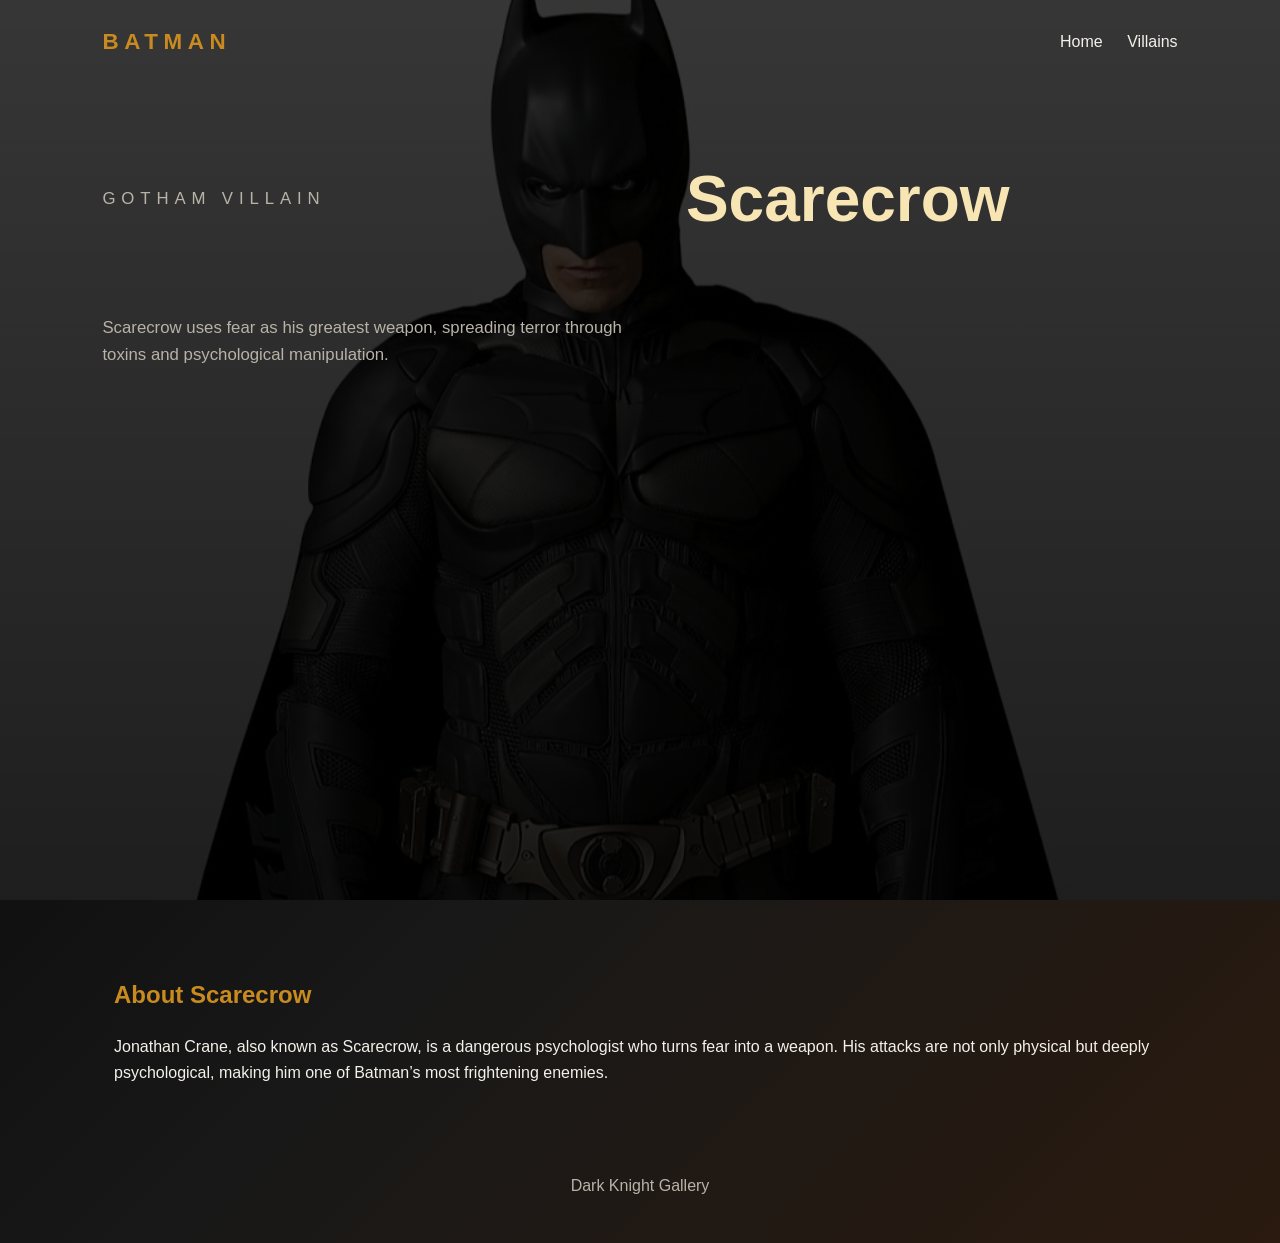
<file: villains/scarecrow.html>
<!DOCTYPE html>
<html lang="en">
  <head>
    <meta charset="UTF-8" />
    <meta name="viewport" content="width=device-width, initial-scale=1.0" />
    <title>Scarecrow | Batman Website</title>
    <link rel="stylesheet" href="../styles.css" />
  </head>
  <body>
    <header class="hero small-hero">
      <nav class="nav">
        <div class="brand">BATMAN</div>
        <div class="nav-links">
          <a href="../index.html">Home</a>
          <a href="../index.html#villains">Villains</a>
        </div>
      </nav>
      <div class="hero-content">
        <p class="eyebrow">Gotham Villain</p>
        <h1>Scarecrow</h1>
        <p>Scarecrow uses fear as his greatest weapon, spreading terror through toxins and psychological manipulation.</p>
      </div>
    </header>
    <main class="page-content">
      <section class="section">
        <h2>About Scarecrow</h2>
        <p>Jonathan Crane, also known as Scarecrow, is a dangerous psychologist who turns fear into a weapon. His attacks are not only physical but deeply psychological, making him one of Batman’s most frightening enemies.</p>
      </section>
    </main>
    <footer>
      <p>Dark Knight Gallery</p>
    </footer>
  </body>
</html>
</file>
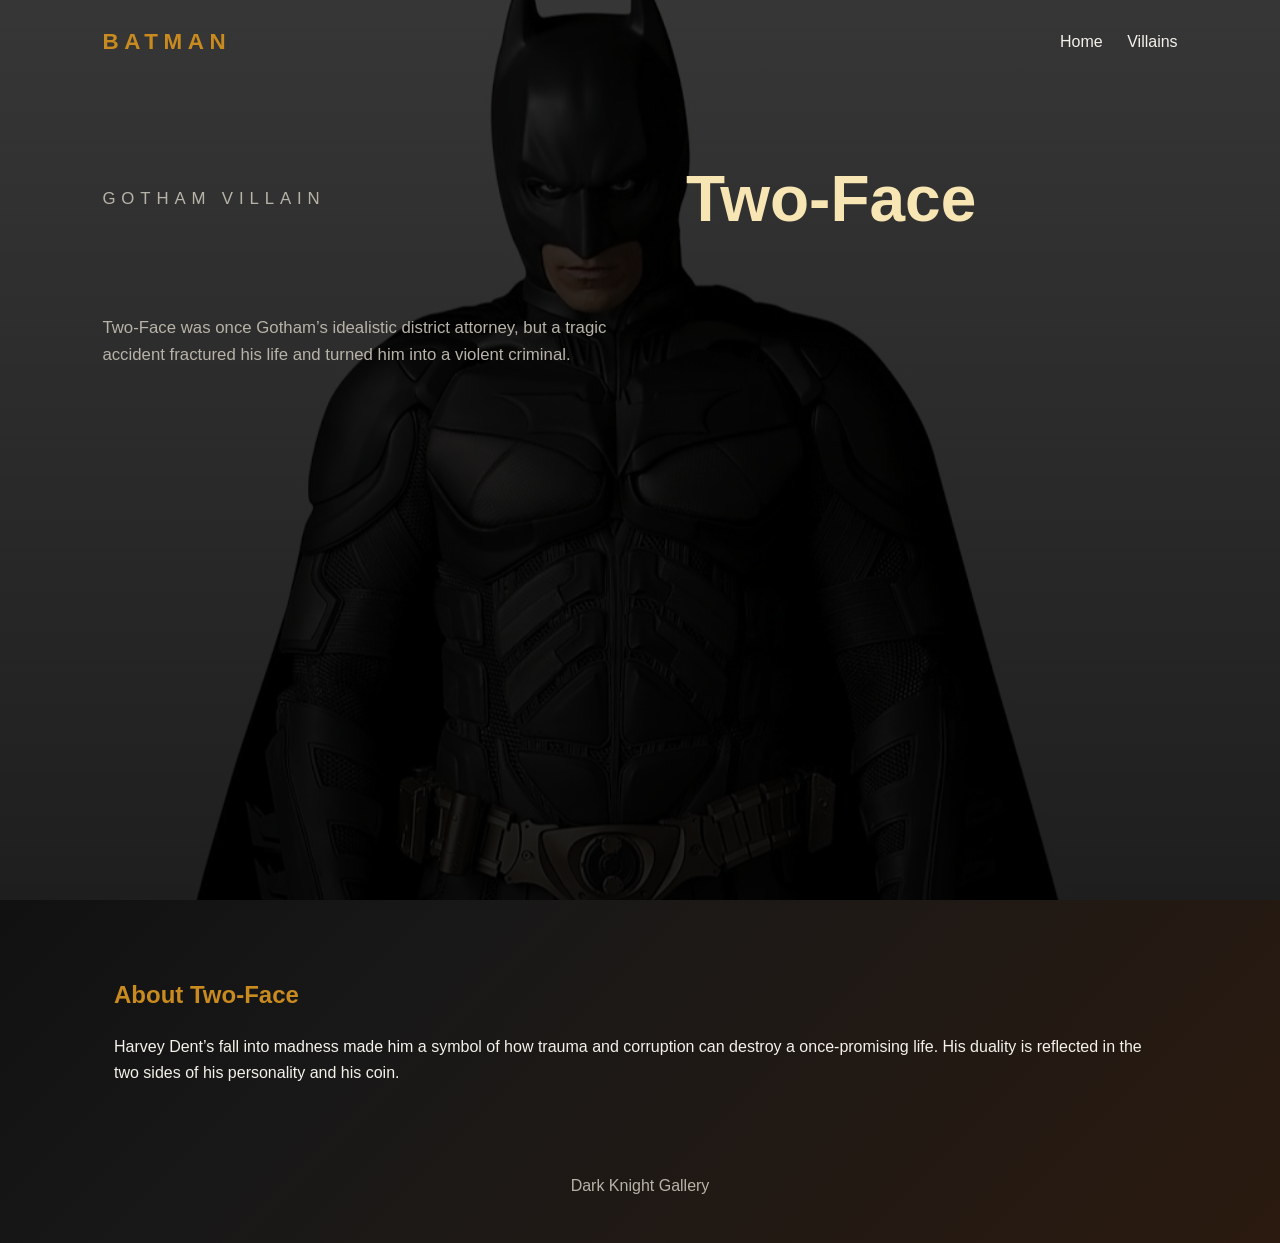
<file: villains/two-face.html>
<!DOCTYPE html>
<html lang="en">
  <head>
    <meta charset="UTF-8" />
    <meta name="viewport" content="width=device-width, initial-scale=1.0" />
    <title>Two-Face | Batman Website</title>
    <link rel="stylesheet" href="../styles.css" />
  </head>
  <body>
    <header class="hero small-hero">
      <nav class="nav">
        <div class="brand">BATMAN</div>
        <div class="nav-links">
          <a href="../index.html">Home</a>
          <a href="../index.html#villains">Villains</a>
        </div>
      </nav>
      <div class="hero-content">
        <p class="eyebrow">Gotham Villain</p>
        <h1>Two-Face</h1>
        <p>Two-Face was once Gotham’s idealistic district attorney, but a tragic accident fractured his life and turned him into a violent criminal.</p>
      </div>
    </header>
    <main class="page-content">
      <section class="section">
        <h2>About Two-Face</h2>
        <p>Harvey Dent’s fall into madness made him a symbol of how trauma and corruption can destroy a once-promising life. His duality is reflected in the two sides of his personality and his coin.</p>
      </section>
    </main>
    <footer>
      <p>Dark Knight Gallery</p>
    </footer>
  </body>
</html>
</file>
<file: styles.css>
:root {
  --bg: #060606;
  --panel: #171717;
  --text: #f3f1ea;
  --muted: #b8b3a8;
  --accent: #c98b1f;
  --accent-soft: #7a4b12;
  --border: rgba(201, 139, 31, 0.28);
}

* {
  box-sizing: border-box;
}

body {
  margin: 0;
  font-family: Arial, Helvetica, sans-serif;
  background: linear-gradient(135deg, #030303, #181818 55%, #2a1a0f);
  color: var(--text);
  line-height: 1.6;
}

.hero {
  min-height: 100vh;
  padding: 24px 8% 60px;
  background-image:
    linear-gradient(180deg, rgba(0, 0, 0, 0.78), rgba(0, 0, 0, 0.88)),
    url('images/batman.jpg');
  background-size: cover;
  background-position: center;
  background-repeat: no-repeat;
  background-blend-mode: multiply;
  position: relative;
}

.nav {
  display: flex;
  justify-content: space-between;
  align-items: center;
  max-width: 1100px;
  margin: 0 auto 80px;
}

.brand {
  font-size: 1.4rem;
  font-weight: 700;
  letter-spacing: 0.25em;
  color: var(--accent);
}

.nav-links a {
  color: var(--text);
  text-decoration: none;
  margin-left: 20px;
}

.hero-content {
  max-width: 1100px;
  margin: 0 auto;
  text-align: center;
}

.hero-content {
  display: grid;
  grid-template-columns: 1fr;
  gap: 32px;
  align-items: center;
}

.hero-image {
  width: 100%;
  max-width: 520px;
  margin: 0 auto;
}

.hero-image img {
  width: 100%;
  display: block;
  border-radius: 24px;
  border: 1px solid rgba(255, 255, 255, 0.1);
  box-shadow: 0 20px 60px rgba(0, 0, 0, 0.4);
}

.hero-copy {
  max-width: 700px;
  margin: 0 auto;
}

.hero-actions {
  display: flex;
  justify-content: center;
  gap: 16px;
  margin-top: 28px;
  flex-wrap: wrap;
}

.button {
  display: inline-flex;
  align-items: center;
  justify-content: center;
  gap: 10px;
  padding: 14px 26px;
  border-radius: 999px;
  text-decoration: none;
  font-weight: 700;
  transition: transform 0.2s ease, box-shadow 0.2s ease, background 0.2s ease;
}

.button:hover {
  transform: translateY(-2px);
  box-shadow: 0 12px 24px rgba(0, 0, 0, 0.35);
}

.button.primary {
  background: linear-gradient(135deg, #d8a23a, #ffb703);
  color: #111;
}

.button.secondary {
  border: 1px solid rgba(255, 183, 3, 0.85);
  color: #f7e5b3;
  background: rgba(255, 255, 255, 0.04);
}

.history-btn {
  padding-left: 26px;
}

.characters-btn {
  padding-left: 24px;
}

.button::before {
  display: inline-block;
  font-family: Arial, sans-serif;
  font-size: 1rem;
  color: inherit;
}

.history-btn::before {
  content: "📜";
}

.characters-btn::before {
  content: "🦇";
}

@media (min-width: 860px) {
  .hero-content {
    grid-template-columns: 1.05fr 0.95fr;
    gap: 40px;
    text-align: left;
  }

  .hero-copy {
    margin: 0;
  }
}

@media (max-width: 760px) {
  .hero-content {
    grid-template-columns: 1fr;
  }

  .hero-image {
    max-width: 100%;
  }

  .hero-copy {
    padding: 0 16px;
  }
}

@keyframes float {
  0%, 100% {
    transform: translateY(0px);
  }
  50% {
    transform: translateY(-15px);
  }
}

.eyebrow {
  text-transform: uppercase;
  letter-spacing: 0.35em;
  color: var(--accent);
  font-size: 0.9rem;
}

h1,
h2,
h3 {
  color: var(--accent);
}

h1 {
  font-size: clamp(2.3rem, 5vw, 4rem);
  margin: 8px 0;
  color: #f7e5b3;
}

.hero-content p {
  color: var(--muted);
  font-size: 1.05rem;
}

.hero-actions {
  display: flex;
  justify-content: center;
  gap: 12px;
  margin-top: 24px;
  flex-wrap: wrap;
}

.button {
  display: inline-block;
  padding: 12px 20px;
  border-radius: 999px;
  text-decoration: none;
  font-weight: 600;
}

.button.primary {
  background: var(--accent);
  color: #000;
}

.button.secondary {
  border: 1px solid var(--accent);
  color: var(--text);
}

.section,
.quote-section {
  max-width: 1100px;
  margin: 0 auto;
  padding: 56px 24px;
}

.facts-section h2 {
  color: #ffda7a;
  font-size: clamp(2.4rem, 4vw, 3.2rem);
  margin-bottom: 18px;
}

.history-section {
  background: rgba(255, 255, 255, 0.03);
  border: 1px solid rgba(255, 255, 255, 0.08);
  border-radius: 24px;
  padding: 42px 34px;
  box-shadow: 0 20px 80px rgba(0, 0, 0, 0.25);
}

.history-grid {
  display: grid;
  grid-template-columns: repeat(3, minmax(0, 1fr));
  gap: 20px;
  margin-top: 24px;
}

.history-card {
  background: rgba(20, 20, 20, 0.9);
  border: 1px solid rgba(255, 255, 255, 0.08);
  border-radius: 18px;
  padding: 24px;
}

.history-card h3 {
  display: flex;
  align-items: center;
  gap: 12px;
  margin-bottom: 16px;
  font-size: 1.25rem;
  color: #f7e5b3;
}

.history-icon {
  display: inline-flex;
  align-items: center;
  justify-content: center;
  width: 38px;
  height: 38px;
  border-radius: 50%;
  background: rgba(255, 183, 3, 0.16);
  color: #ffda7a;
  font-size: 1.1rem;
}

.history-card p {
  color: var(--muted);
  line-height: 1.8;
  margin-bottom: 14px;
}

.history-callout {
  margin-top: 32px;
  background: rgba(255, 255, 255, 0.05);
  border-left: 4px solid var(--accent);
  padding: 22px 26px;
  border-radius: 18px;
}

.callout-title {
  margin: 0 0 12px;
  color: var(--accent);
  letter-spacing: 0.18em;
  text-transform: uppercase;
  font-size: 0.9rem;
}

.history-callout blockquote {
  margin: 0;
  font-size: 1.1rem;
  color: #f7f3e8;
  line-height: 1.7;
  quotes: "“" "”";
}

.history-callout blockquote:before {
  content: "“";
  margin-right: 6px;
}

.callout-note {
  margin: 16px 0 0;
  color: var(--muted);
  font-size: 0.95rem;
}

@media (max-width: 980px) {
  .history-grid {
    grid-template-columns: 1fr 1fr;
  }
}

@media (max-width: 700px) {
  .history-grid {
    grid-template-columns: 1fr;
  }
}

.alt-section {
  background: rgba(255, 255, 255, 0.03);
  border-top: 1px solid var(--border);
  border-bottom: 1px solid var(--border);
}

.character-grid {
  display: grid;
  grid-template-columns: repeat(3, minmax(0, 1fr));
  gap: 20px;
  margin-top: 24px;
}

.character-card {
  position: relative;
  overflow: hidden;
  background: rgba(20, 20, 20, 0.95);
  border: 1px solid var(--border);
  border-radius: 16px;
  padding: 18px;
  box-shadow: 0 8px 25px rgba(0, 0, 0, 0.25);
}

.character-card::before {
  content: "";
  position: absolute;
  inset: 0;
  opacity: 0.08;
  pointer-events: none;
  z-index: 1;
}

.character-card.vehicle-card::before {
  background-repeat: no-repeat;
  background-position: center;
  background-size: 180%;
}

.batmobile-card::before {
  background-image: url("data:image/svg+xml,%3Csvg xmlns='http://www.w3.org/2000/svg' viewBox='0 0 300 120'%3E%3Cpath d='M20 70 C40 40 70 30 120 30 C170 30 200 45 220 70 C230 80 260 90 280 75' fill='none' stroke='white' stroke-width='8' stroke-linecap='round'/%3E%3Cpath d='M25 72 L45 90 M255 72 L275 90' fill='none' stroke='white' stroke-width='8' stroke-linecap='round'/%3E%3C/svg%3E");
}

.batcycle-card::before {
  background-image: url("data:image/svg+xml,%3Csvg xmlns='http://www.w3.org/2000/svg' viewBox='0 0 280 120'%3E%3Ccircle cx='60' cy='90' r='20' fill='none' stroke='white' stroke-width='7'/%3E%3Ccircle cx='220' cy='90' r='20' fill='none' stroke='white' stroke-width='7'/%3E%3Cpath d='M65 90 L110 54 L180 58 L215 90' fill='none' stroke='white' stroke-width='7' stroke-linecap='round'/%3E%3Cpath d='M110 54 L130 44 L140 58' fill='none' stroke='white' stroke-width='7' stroke-linecap='round'/%3E%3C/svg%3E");
}

.batplane-card::before {
  background-image: url("data:image/svg+xml,%3Csvg xmlns='http://www.w3.org/2000/svg' viewBox='0 0 280 100'%3E%3Cpath d='M20 70 C70 30 120 15 140 15 C160 15 210 30 260 70' fill='none' stroke='white' stroke-width='8' stroke-linecap='round'/%3E%3Cpath d='M80 70 L110 50 L150 50 L180 70' fill='none' stroke='white' stroke-width='8' stroke-linecap='round'/%3E%3C/svg%3E");
}

.suit-card::before {
  background-image: url("data:image/svg+xml,%3Csvg xmlns='http://www.w3.org/2000/svg' viewBox='0 0 280 100'%3E%3Crect x='40' y='40' width='200' height='20' fill='none' stroke='white' stroke-width='7'/%3E%3Cpath d='M60 40 L60 30 L80 30 L80 40 M140 40 L140 30 L160 30 L160 40 M220 40 L220 30 L240 30 L240 40' fill='none' stroke='white' stroke-width='7' stroke-linecap='round'/%3E%3C/svg%3E");
}

.movies-card::before {
  background-image: url("data:image/svg+xml,%3Csvg xmlns='http://www.w3.org/2000/svg' viewBox='0 0 280 120'%3E%3Crect x='30' y='25' width='220' height='70' fill='none' stroke='white' stroke-width='8'/%3E%3Ccircle cx='70' cy='60' r='12' fill='none' stroke='white' stroke-width='7'/%3E%3Ccircle cx='210' cy='60' r='12' fill='none' stroke='white' stroke-width='7'/%3E%3Cpath d='M30 40 H250 M30 80 H250' fill='none' stroke='white' stroke-width='5'/%3E%3C/svg%3E");
}

.vehicle-card > * {
  position: relative;
  z-index: 2;
}

.card-icon {
  position: absolute;
  top: 18px;
  right: 18px;
  width: 46px;
  height: 46px;
  display: grid;
  place-items: center;
  border-radius: 16px;
  background: rgba(255, 218, 122, 0.14);
  color: var(--accent);
  font-size: 1.3rem;
  box-shadow: 0 12px 28px rgba(0, 0, 0, 0.35);
  z-index: 3;
}

.page-link {
  display: inline-flex;
  align-items: center;
  margin-top: 12px;
  color: var(--accent);
  text-decoration: none;
  font-weight: 600;
}

.page-link::after {
  content: '→';
  margin-left: 10px;
  color: #ffda7a;
  text-shadow: 0 0 10px rgba(255, 218, 122, 0.45);
  transition: transform 0.2s ease;
}

.page-link:hover::after {
  transform: translateX(3px);
}

.page-link:hover {
  color: #ffda7a;
}

.character-card img {
  width: 100%;
  height: 220px;
  object-fit: cover;
  border-radius: 12px;
  background: #111;
  border: 1px solid rgba(255, 255, 255, 0.06);
}

.villain-icon {
  display: flex;
  align-items: center;
  justify-content: center;
  height: 220px;
  border-radius: 12px;
  background: linear-gradient(135deg, #2b1a0e, #111);
  border: 1px solid rgba(255, 255, 255, 0.06);
  font-size: 2.4rem;
  color: var(--accent);
  font-weight: 700;
  margin-bottom: 12px;
}

.page-link {
  display: inline-block;
  margin-top: 12px;
  color: var(--accent);
  text-decoration: none;
  font-weight: 600;
}

.page-link:hover {
  color: #f7e5b3;
}

.vehicle-list {
  display: grid;
  grid-template-columns: repeat(2, minmax(0, 1fr));
  gap: 20px;
}

.vehicle-card {
  background: rgba(20, 20, 20, 0.95);
  border: 1px solid var(--border);
  border-radius: 16px;
  padding: 20px;
  box-shadow: 0 8px 25px rgba(0, 0, 0, 0.25);
}

.vehicle-card h3 {
  color: #f7e5b3;
}

.movie-list {
  display: grid;
  grid-template-columns: repeat(2, minmax(0, 1fr));
  gap: 20px;
}

blockquote {
  font-size: 1.4rem;
  margin-bottom: 8px;
  color: #f7e5b3;
}

footer {
  text-align: center;
  padding: 0 24px 28px;
  color: var(--muted);
}

@media (max-width: 760px) {
  .character-grid {
    grid-template-columns: 1fr;
  }

  .vehicle-list,
  .movie-list {
    grid-template-columns: 1fr;
  }

  .nav {
    flex-direction: column;
    gap: 12px;
  }

  .nav-links a {
    margin: 0 10px;
  }
}
</file>
